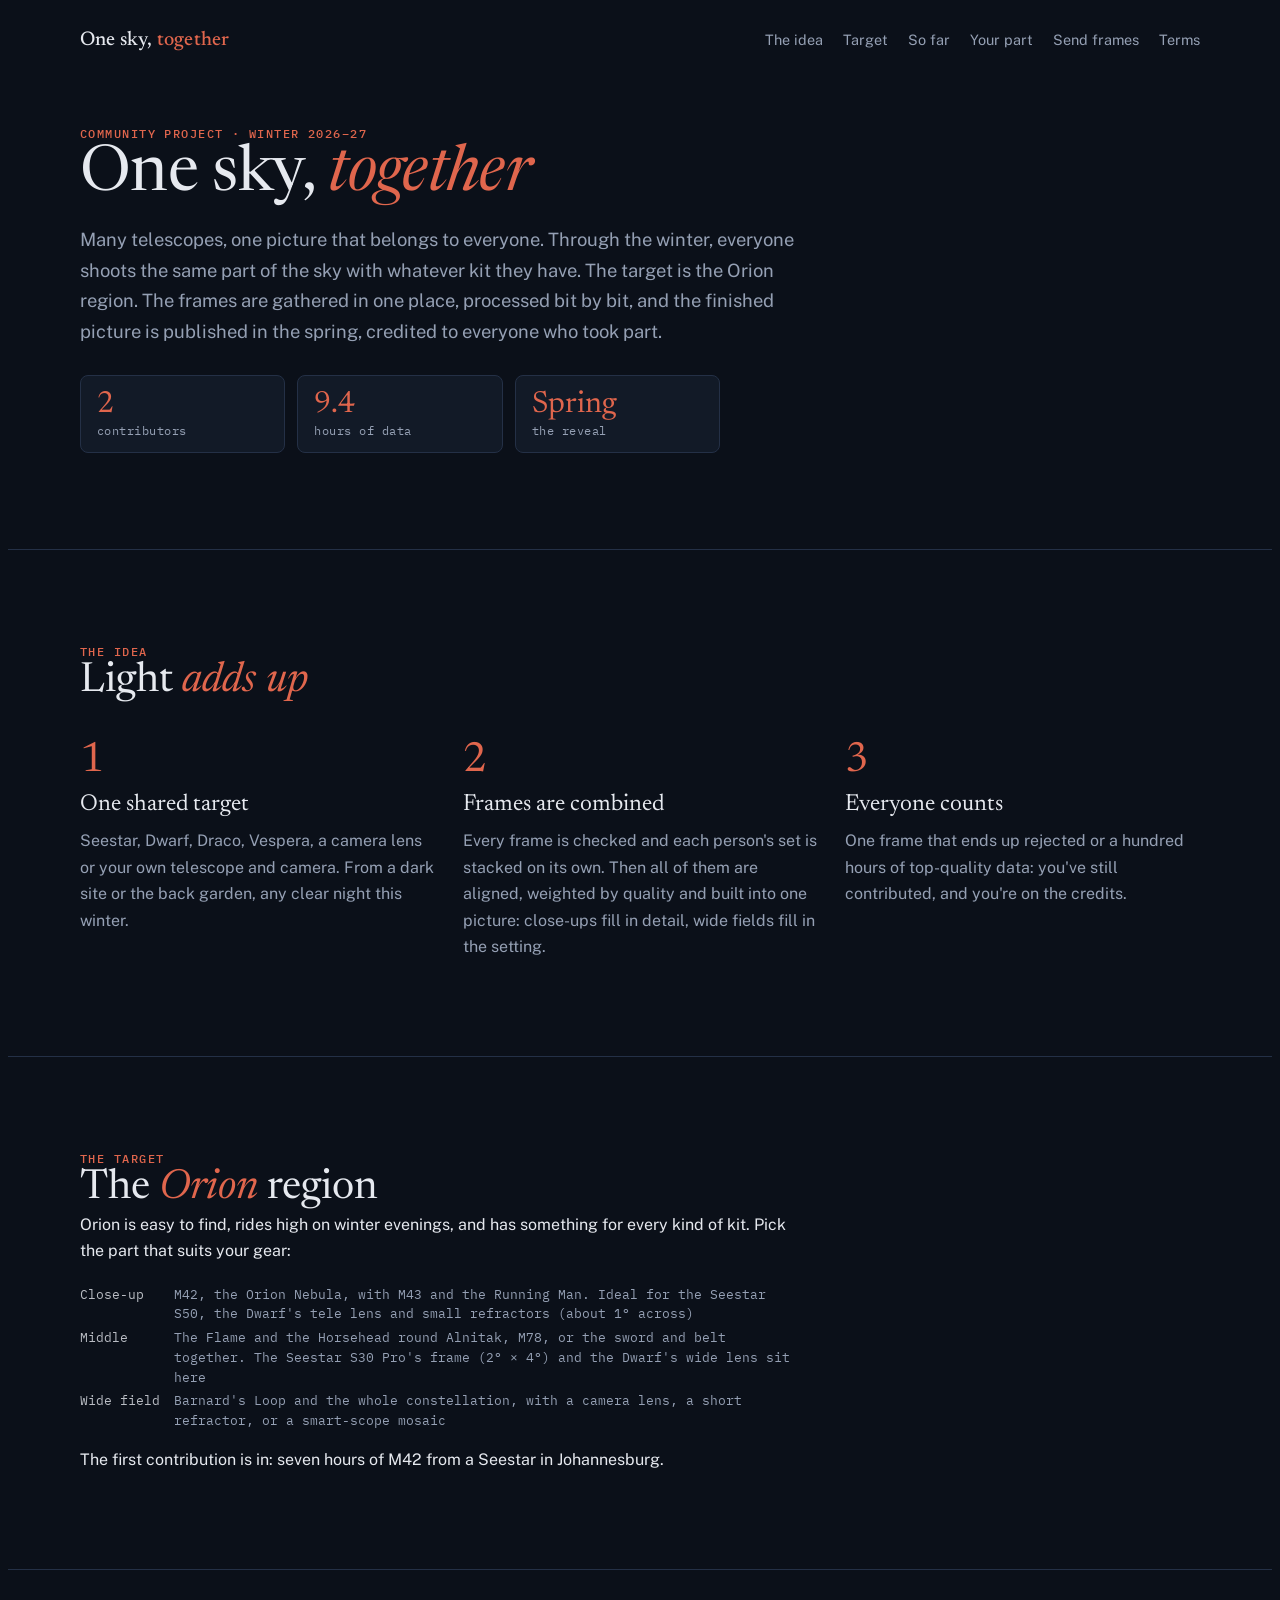
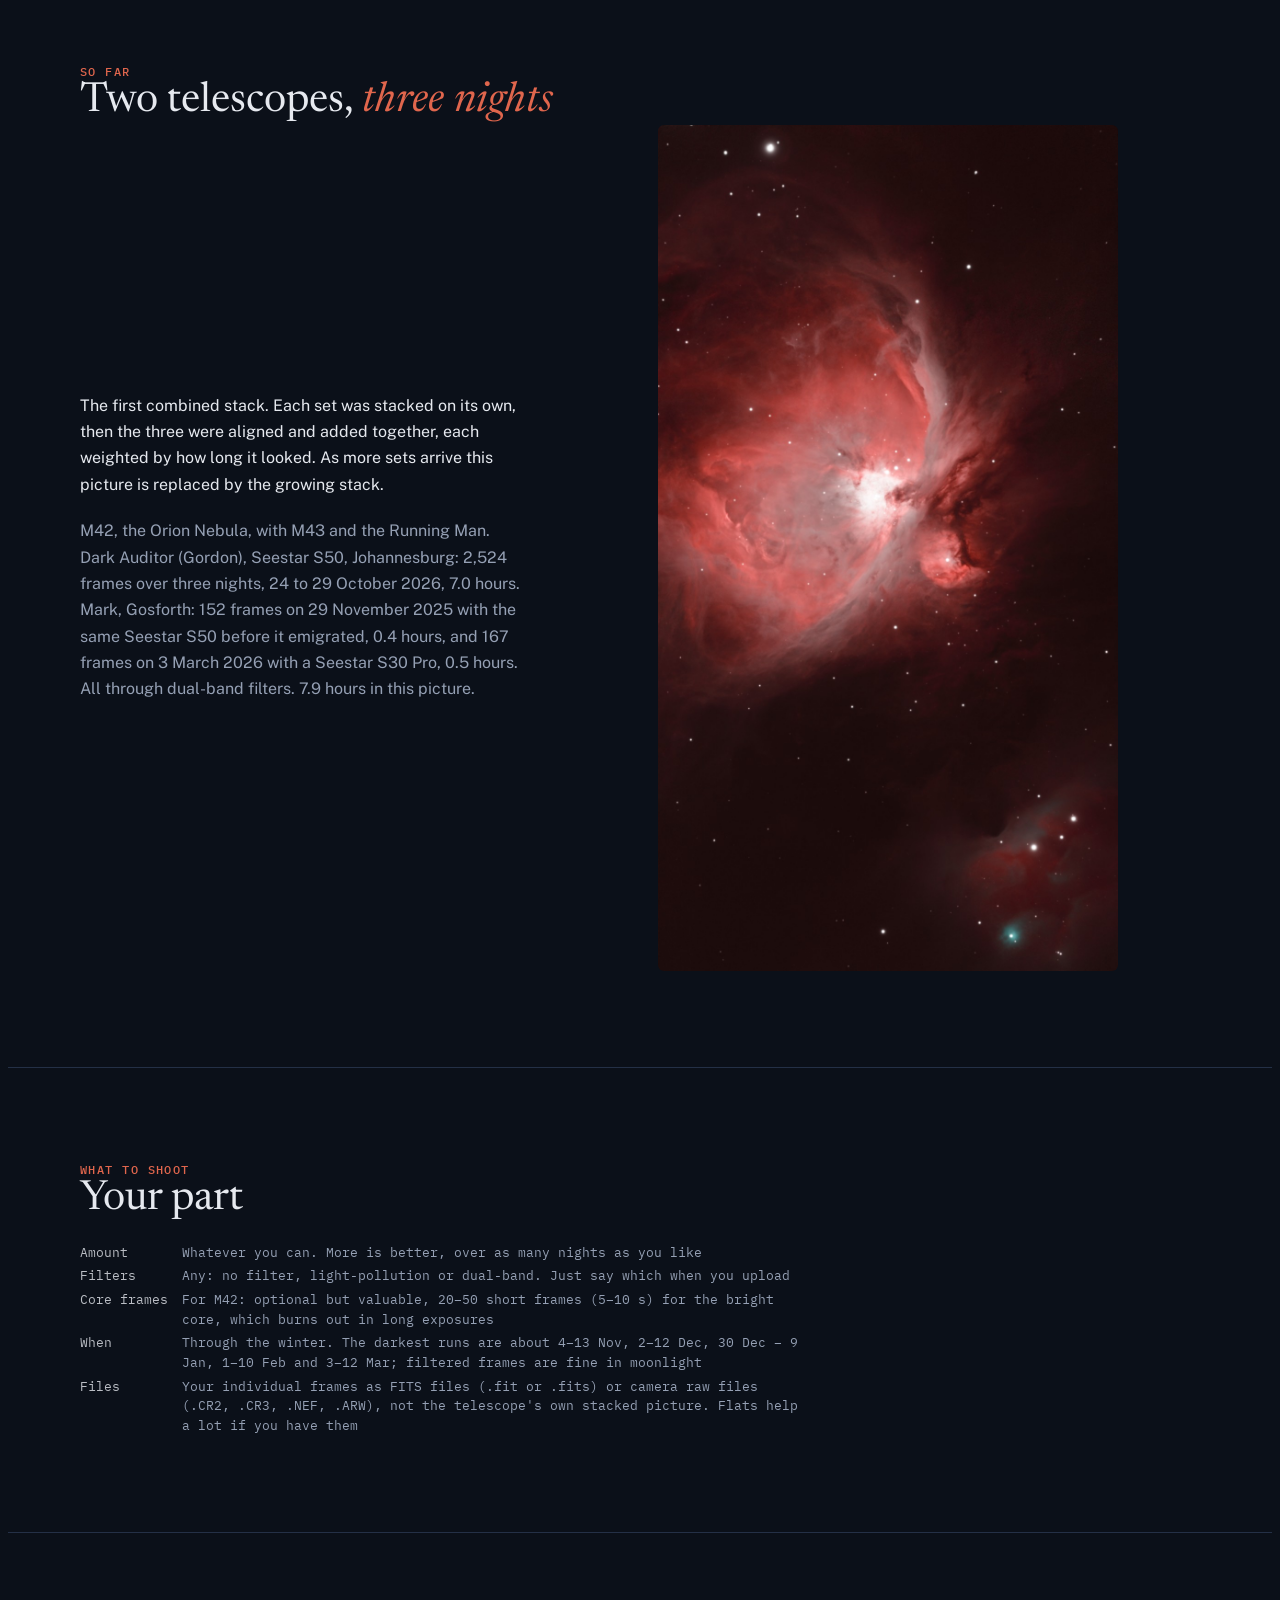
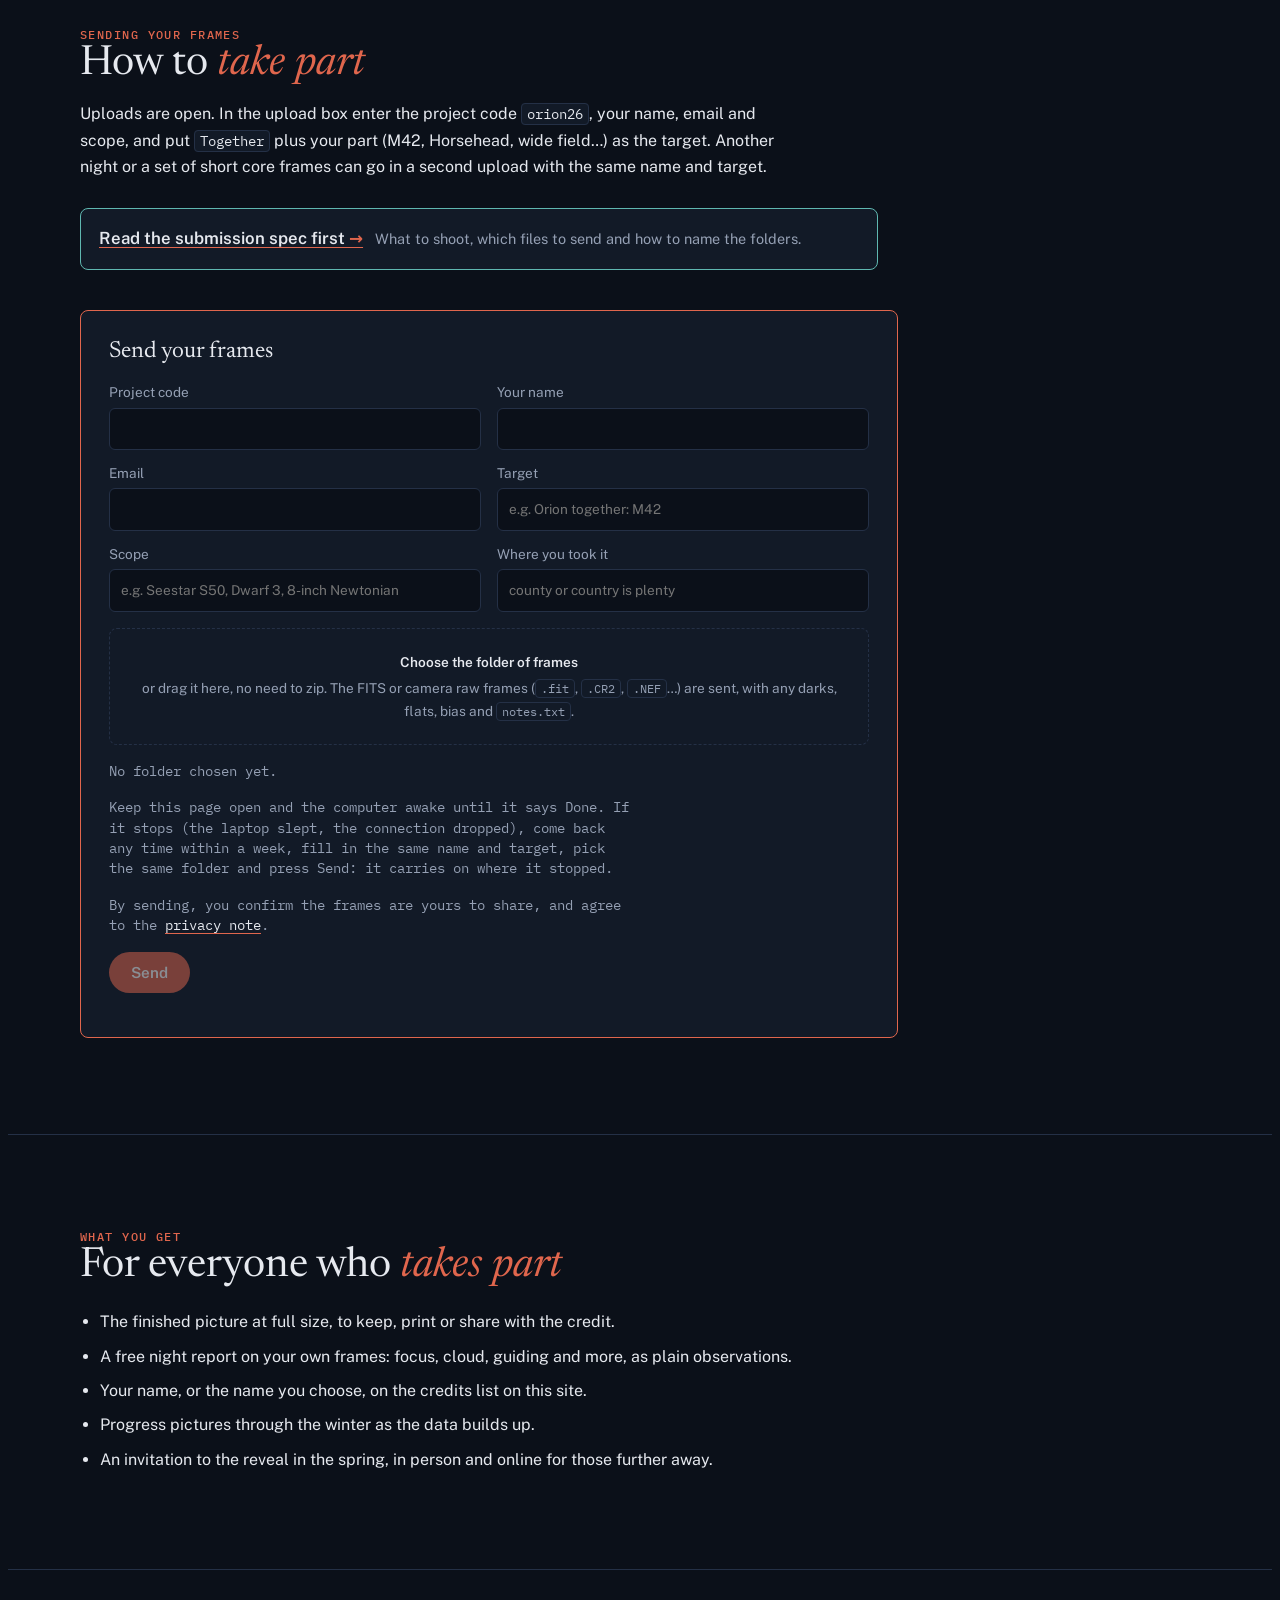
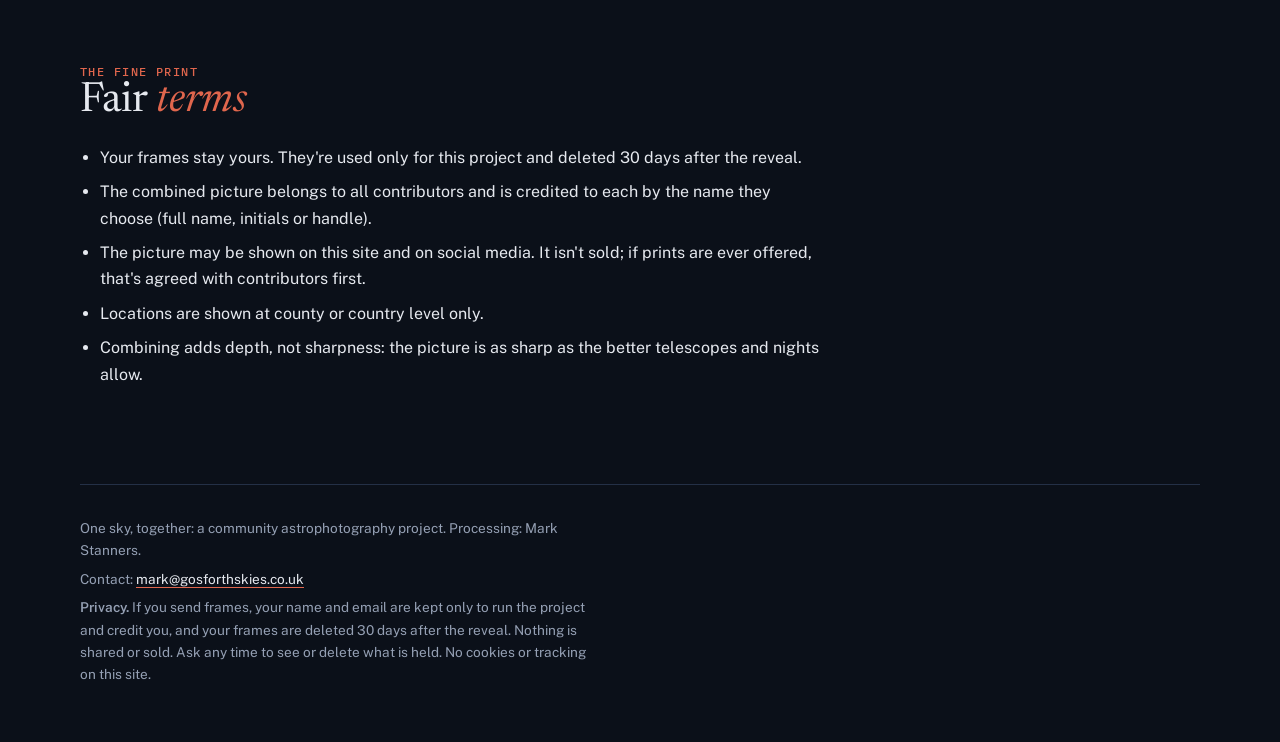
<file: index.html>
<!doctype html>
<html lang="en-GB">
<head>
<meta charset="utf-8">
<meta name="viewport" content="width=device-width, initial-scale=1">
<meta name="robots" content="noindex">
<title>One sky, together</title>
<meta name="description" content="A community astrophotography project: many telescopes, one picture, credited to everyone who took part.">
<link rel="stylesheet" href="fonts/fonts.css">
<style>
/* Layout: one long night-sky scroll; each picture is a before/after slider, captions read like an observing log. */
:root {
  --sky:      #0b1019;   /* page ground: dark sky at the zenith */
  --deep:     #121a27;   /* raised panels */
  --rule:     #243046;
  --ink:      #e6e9ef;   /* main text */
  --dim:      #95a0b4;   /* secondary text */
  --ha:       #e0664d;   /* hydrogen-alpha, 656.3 nm: the accent */
  --oiii:     #5fb7b0;   /* oxygen-III, 500.7 nm: used sparingly */
  --font-display: "Newsreader", "Iowan Old Style", Georgia, serif;
  --font-body:    "Public Sans", system-ui, -apple-system, "Segoe UI", sans-serif;
  --font-data:    "IBM Plex Mono", ui-monospace, "Cascadia Mono", Consolas, monospace;
  color-scheme: dark;
}
/* Always dark (31 Oct 2026, matching the 28 Oct decision for the Gosforth pages): the light-mode override was removed here too. */

body { background: var(--sky); color: var(--ink); font: 400 1rem/1.65 var(--font-body); }
.wrap { max-width: 1120px; margin: 0 auto; padding-left: max(16px, env(safe-area-inset-left, 0px)); padding-right: max(16px, env(safe-area-inset-right, 0px)); }
section { padding-block: clamp(48px, 8vw, 96px); border-top: 1px solid var(--rule); }
h1, h2, h3 { font-family: var(--font-display); font-weight: 400; text-wrap: balance; line-height: 1.12; margin: 0; }
h1 { font-size: clamp(2.3rem, 5.5vw, 4rem); letter-spacing: -0.01em; }
h1 em, h2 em { font-style: italic; color: var(--ha); }
h2 { font-size: clamp(1.8rem, 3.6vw, 2.6rem); }
h3 { font-size: 1.45rem; }
p { margin: 0; max-width: 65ch; }
.eyebrow { font: 500 0.75rem/1 var(--font-data); letter-spacing: 0.12em; text-transform: uppercase; color: var(--ha); }
.lede { font-size: 1.15rem; color: var(--dim); }
a { color: var(--ink); text-decoration-color: var(--ha); text-underline-offset: 3px; }
a:focus-visible, input:focus-visible, button:focus-visible { outline: 2px solid var(--oiii); outline-offset: 3px; }

/* header */
.top { padding-block: 20px; display: flex; justify-content: space-between; align-items: baseline; gap: 16px; flex-wrap: wrap; }
.brand { font: 500 1.25rem/1 var(--font-display); letter-spacing: 0.01em; }
.brand span { color: var(--ha); }
.nav { display: flex; gap: 20px; flex-wrap: wrap; font-size: 0.9rem; }
.nav a { color: var(--dim); text-decoration: none; }
.nav a:hover { color: var(--ink); }

/* hero */
.hero { display: grid; grid-template-columns: minmax(0, 5fr) minmax(0, 7fr); gap: clamp(24px, 4vw, 56px); align-items: center; padding-block: clamp(24px, 5vw, 64px) clamp(48px, 7vw, 88px); }
.hero > div:first-child { display: grid; gap: 20px; min-width: 0; }
.cta { display: inline-block; justify-self: start; padding: 12px 22px; border-radius: 999px; background: var(--ha); color: #fff; text-decoration: none; font-weight: 600; font-size: 0.95rem; }
@media (max-width: 820px) { .hero { grid-template-columns: minmax(0, 1fr); } }

/* before / after slider */
.ba { position: relative; overflow: hidden; border-radius: 6px; background: #000; max-width: 100%; touch-action: pan-y; user-select: none; }
.ba img { display: block; width: 100%; height: auto; }
.ba .after { position: absolute; inset: 0; clip-path: inset(0 0 0 var(--pos, 50%)); }
.ba .after img { width: 100%; height: 100%; object-fit: cover; }
.ba .handle { position: absolute; top: 0; bottom: 0; left: var(--pos, 50%); width: 2px; margin-left: -1px; background: rgba(255,255,255,0.85); pointer-events: none; }
.ba .handle::after { content: "\2194"; position: absolute; top: 50%; left: 50%; transform: translate(-50%, -50%); width: 40px; height: 40px; border-radius: 50%; background: rgba(11,16,25,0.75); border: 1px solid rgba(255,255,255,0.7); color: #fff; display: grid; place-items: center; font-size: 1.1rem; }
.ba input { position: absolute; inset: 0; width: 100%; height: 100%; margin: 0; opacity: 0; cursor: ew-resize; }
.ba .tag { position: absolute; top: 10px; padding: 3px 9px; border-radius: 4px; background: rgba(11,16,25,0.72); color: #e6e9ef; font: 500 0.7rem/1.4 var(--font-data); letter-spacing: 0.08em; text-transform: uppercase; pointer-events: none; }
.ba .tag.l { left: 10px; } .ba .tag.r { right: 10px; }

/* gallery */
.pairs { display: grid; gap: clamp(48px, 7vw, 80px); margin-top: 40px; }
.pair { display: grid; grid-template-columns: minmax(0, 7fr) minmax(0, 4fr); gap: clamp(20px, 3vw, 40px); align-items: start; }
.pair.flip { grid-template-columns: minmax(0, 4fr) minmax(0, 7fr); }
.pair.flip .ba, .pair.flip figure { order: 2; }
.pair .text { display: grid; gap: 14px; min-width: 0; }
@media (max-width: 820px) { .pair, .pair.flip { grid-template-columns: minmax(0, 1fr); } .pair.flip .ba, .pair.flip figure { order: 0; } }
.log { display: grid; grid-template-columns: max-content minmax(0, 1fr); gap: 4px 14px; margin: 4px 0 0; font: 400 0.82rem/1.5 var(--font-data); color: var(--dim); font-variant-numeric: tabular-nums; }
.log dt { color: var(--ink); opacity: 0.8; }
.log dd { margin: 0; }
.credit { font: 400 0.78rem/1.4 var(--font-data); color: var(--oiii); }
.more { margin-top: clamp(36px, 5vw, 56px); font-weight: 600; }
.more a::after { content: " \2192"; color: var(--ha); }
/* customer work page (customers.html, built by tools/build_clients.py) */
a.brand { color: var(--ink); text-decoration: none; }
.nav a[aria-current="page"] { color: var(--ink); }
.quote { margin: 4px 0 0; padding-left: 14px; border-left: 2px solid var(--ha); display: grid; gap: 4px; }
.quote p { font: italic 400 1.05rem/1.5 var(--font-display); }
.quote cite { font: 400 0.78rem/1.4 var(--font-data); color: var(--dim); font-style: normal; }
.quote cite::before { content: "\2014\00a0"; }

.grid3 { display: grid; grid-template-columns: repeat(3, minmax(0, 1fr)); gap: 20px; margin-top: 36px; }
@media (max-width: 820px) { .grid3 { grid-template-columns: minmax(0, 1fr); } }
figure { margin: 0; display: grid; gap: 10px; min-width: 0; }
figure img { width: 100%; height: auto; border-radius: 6px; display: block; }
figcaption { display: grid; gap: 3px; font-size: 0.92rem; }
figcaption b { font-weight: 600; }
figcaption span { color: var(--dim); font-size: 0.85rem; }

/* prints: cards generated from data/print_sizes.csv by tools/build_prints.py; every picture sits in the same 3:2 frame */
.prints { display: grid; grid-template-columns: repeat(3, minmax(0, 1fr)); gap: 32px 24px; margin-top: 24px; align-items: start; }
@media (max-width: 900px) { .prints { grid-template-columns: repeat(2, minmax(0, 1fr)); } }
@media (max-width: 560px) { .prints { grid-template-columns: minmax(0, 1fr); } }
.print img, .print .noimg { width: 100%; aspect-ratio: 3 / 2; object-fit: contain; background: #05080d; border-radius: 6px; }
.print .noimg { display: grid; place-items: center; color: var(--dim); font: 400 0.8rem var(--font-data); border: 1px dashed var(--rule); background: var(--deep); }
.sizes { font: 500 0.78rem/1.4 var(--font-data) !important; letter-spacing: 0.06em; color: var(--ha) !important; }
.onreq { font: 400 0.75rem/1.4 var(--font-data) !important; color: var(--dim) !important; }
/* colour-version buttons under a print that comes in two palettes */
.vers { display: flex; gap: 6px; flex-wrap: wrap; margin-top: -2px; }
.vers button { font: 500 0.72rem/1 var(--font-data); letter-spacing: 0.04em; padding: 7px 11px; border-radius: 999px; border: 1px solid var(--rule); background: var(--deep); color: var(--dim); cursor: pointer; }
.vers button[aria-pressed="true"] { border-color: var(--ha); color: var(--ink); }
.vers button:hover { color: var(--ink); }
.media { margin-top: 36px; display: grid; gap: 8px; max-width: 760px; }
.media .note { margin-top: 0; }

/* how it works: a real sequence */
.steps { display: grid; grid-template-columns: repeat(3, minmax(0, 1fr)); gap: 28px; margin-top: 36px; counter-reset: step; }
@media (max-width: 820px) { .steps { grid-template-columns: minmax(0, 1fr); } }
.step { display: grid; gap: 10px; align-content: start; min-width: 0; }
.step::before { counter-increment: step; content: counter(step); font: 400 2.6rem/1 var(--font-display); color: var(--ha); }
.step p { color: var(--dim); }
/* send your frames: the upload box (talks to the gosforth-upload Worker at upload.gosforthskies.co.uk) */
.send { margin-top: 40px; background: var(--deep); border: 1px solid var(--ha); border-radius: 8px; padding: clamp(18px, 3vw, 28px); display: grid; gap: 16px; max-width: 760px; }
.send .fields { display: grid; grid-template-columns: repeat(2, minmax(0, 1fr)); gap: 12px 16px; }
@media (max-width: 560px) { .send .fields { grid-template-columns: minmax(0, 1fr); } }
.send label { display: grid; gap: 4px; font-size: 0.85rem; color: var(--dim); min-width: 0; }
.send input[type=text], .send input[type=email] { font: inherit; color: var(--ink); background: var(--sky); border: 1px solid var(--rule); border-radius: 6px; padding: 9px 11px; min-width: 0; }
.drop { border: 1px dashed var(--rule); border-radius: 8px; padding: 22px 16px; text-align: center; color: var(--dim); cursor: pointer; display: grid; gap: 6px; }
.drop.over { border-color: var(--oiii); color: var(--ink); }
.drop b { color: var(--ink); font-weight: 600; }
.send button { justify-self: start; padding: 12px 22px; border: 0; border-radius: 999px; background: var(--ha); color: #fff; font: 600 0.95rem var(--font-body); cursor: pointer; }
.send button:disabled { opacity: 0.5; cursor: default; }
.bar { height: 8px; border-radius: 4px; background: var(--sky); border: 1px solid var(--rule); overflow: hidden; }
.bar i { display: block; height: 100%; width: 0; background: var(--oiii); transition: width 0.3s; }
.sendmsg { font: 400 0.85rem/1.5 var(--font-data); color: var(--dim); }
.sendmsg.err { color: var(--ha); }
.send .trap { position: absolute; left: -9999px; width: 1px; height: 1px; overflow: hidden; }   /* honeypot: people never see it */
code { font: 400 0.88em var(--font-data); background: var(--deep); border: 1px solid var(--rule); border-radius: 4px; padding: 1px 5px; overflow-wrap: anywhere; }

footer { border-top: 1px solid var(--rule); padding-block: 32px 48px; color: var(--dim); font-size: 0.85rem; display: grid; gap: 6px; }
@media (prefers-reduced-motion: reduce) { html { scroll-behavior: auto; } }
html { scroll-behavior: smooth; }

.tally { display: grid; grid-template-columns: repeat(3, minmax(0, 1fr)); gap: 12px; margin-top: 28px; max-width: 640px; }
.tally div { background: var(--deep); border: 1px solid var(--rule); border-radius: 8px; padding: 14px 16px; display: grid; gap: 2px; }
.tally b { font: 400 1.9rem/1 var(--font-display); color: var(--ha); font-variant-numeric: tabular-nums; }
.tally span { font: 400 0.78rem var(--font-data); color: var(--dim); letter-spacing: 0.04em; }
@media (max-width: 480px) { .tally { gap: 8px; } .tally div { padding: 10px; } .tally b { font-size: 1.35rem; white-space: nowrap; } .tally span { font-size: 0.68rem; } }
ul.plain { margin: 20px 0 0; padding-left: 20px; display: grid; gap: 8px; max-width: 720px; color: var(--ink); }
.note { margin-top: 18px; font-size: 0.88rem; color: var(--dim); }

/* submission spec page (spec.html, built from spec_body.html) */
.doc > * + * { margin-top: 16px; }
.doc > h2 { margin-top: 10px; }
.doc > h3 { margin-top: 32px; }
.mono { font-family: var(--font-data); font-size: 0.9em; }
.tbl { margin-top: 24px; overflow-x: auto; max-width: 880px; border: 1px solid var(--rule); border-radius: 8px; background: var(--deep); }
.tbl table { width: 100%; border-collapse: collapse; font-size: 0.93rem; line-height: 1.5; }
.tbl th, .tbl td { text-align: left; vertical-align: top; padding: 11px 14px; border-top: 1px solid var(--rule); }
.tbl thead th { border-top: 0; font: 500 0.72rem/1.3 var(--font-data); letter-spacing: 0.1em; text-transform: uppercase; color: var(--ha); background: var(--sky); }
.tbl tbody th { font-weight: 600; white-space: nowrap; color: var(--ink); }
.tbl td { color: var(--ink); }
.tbl table.split td { width: 50%; }
.tbl table.split td + td { color: var(--dim); }
.tbl table.wide { min-width: 640px; }
.tbl table.wide tbody th { white-space: normal; width: 22%; }
@media (max-width: 560px) { .tbl tbody th { white-space: normal; } .tbl th, .tbl td { padding: 9px 10px; } }
ol.plain { margin: 20px 0 0; padding-left: 22px; display: grid; gap: 8px; max-width: 720px; }
.pattern code { font-size: 1rem; padding: 6px 10px; }
.uplink { padding: 14px 16px; border: 1px solid var(--ha); border-radius: 8px; background: var(--deep); max-width: 720px; }
.faq { margin: 20px 0 0; display: grid; gap: 6px; max-width: 720px; }
.faq dt { font-weight: 600; margin-top: 12px; }
.faq dd { margin: 0; color: var(--dim); }
/* "read the spec first" link above the upload box */
.specfirst { display: flex; align-items: center; gap: 12px; flex-wrap: wrap; margin-top: 28px; max-width: 760px; padding: 16px 18px; border-radius: 8px; background: var(--deep); border: 1px solid var(--oiii); }
.specfirst a { font-weight: 600; font-size: 1.05rem; }
.specfirst a::after { content: " \2192"; color: var(--ha); }
.specfirst span { color: var(--dim); font-size: 0.9rem; }
</style>
</head>
<body>
<div class="wrap">
  <header class="top">
    <a class="brand" href="#top">One sky, <span>together</span></a>
    <nav class="nav" aria-label="Sections">
      <a href="#idea">The idea</a><a href="#target">Target</a><a href="#sofar">So far</a><a href="#shoot">Your part</a><a href="#send-frames">Send frames</a><a href="#terms">Terms</a>
    </nav>
  </header>
</div>

<section id="top" style="border-top:0; padding-top:clamp(24px, 5vw, 56px)">
  <div class="wrap">
    <p class="eyebrow">Community project · winter 2026–27</p>
    <h1>One sky, <em>together</em></h1>
    <p class="lede" style="margin-top:14px">Many telescopes, one picture that belongs to everyone. Through the winter, everyone shoots the same part of the sky with whatever kit they have. The target is the Orion region. The frames are gathered in one place, processed bit by bit, and the finished picture is published in the spring, credited to everyone who took part.</p>
    <div class="tally" aria-label="Progress so far">
      <div><b>2</b><span>contributors</span></div>
      <div><b>9.4</b><span>hours of data</span></div>
      <div><b>Spring</b><span>the reveal</span></div>
    </div>
  </div>
</section>

<section id="idea">
  <div class="wrap">
    <p class="eyebrow">The idea</p>
    <h2>Light <em>adds up</em></h2>
    <div class="steps">
      <div class="step">
        <h3>One shared target</h3>
        <p>Seestar, Dwarf, Draco, Vespera, a camera lens or your own telescope and camera. From a dark site or the back garden, any clear night this winter.</p>
      </div>
      <div class="step">
        <h3>Frames are combined</h3>
        <p>Every frame is checked and each person's set is stacked on its own. Then all of them are aligned, weighted by quality and built into one picture: close-ups fill in detail, wide fields fill in the setting.</p>
      </div>
      <div class="step">
        <h3>Everyone counts</h3>
        <p>One frame that ends up rejected or a hundred hours of top-quality data: you've still contributed, and you're on the credits.</p>
      </div>
    </div>
  </div>
</section>

<section id="target">
  <div class="wrap">
    <p class="eyebrow">The target</p>
    <h2>The <em>Orion</em> region</h2>
    <p style="max-width:720px">Orion is easy to find, rides high on winter evenings, and has something for every kind of kit. Pick the part that suits your gear:</p>
    <dl class="log" style="max-width:720px; margin-top:20px">
      <dt>Close-up</dt><dd>M42, the Orion Nebula, with M43 and the Running Man. Ideal for the Seestar S50, the Dwarf's tele lens and small refractors (about 1° across)</dd>
      <dt>Middle</dt><dd>The Flame and the Horsehead round Alnitak, M78, or the sword and belt together. The Seestar S30 Pro's frame (2° × 4°) and the Dwarf's wide lens sit here</dd>
      <dt>Wide field</dt><dd>Barnard's Loop and the whole constellation, with a camera lens, a short refractor, or a smart-scope mosaic</dd>
    </dl>
    <p style="max-width:720px; margin-top:16px">The first contribution is in: seven hours of M42 from a Seestar in Johannesburg.</p>
  </div>
</section>

<section id="sofar">
  <div class="wrap">
    <p class="eyebrow">So far</p>
    <h2>Two telescopes, <em>three nights</em></h2>
    <div class="hero" style="padding-block:0">
      <div>
        <p style="max-width:520px">The first combined stack. Each set was stacked on its own, then the three were aligned and added together, each weighted by how long it looked. As more sets arrive this picture is replaced by the growing stack.</p>
        <p style="max-width:520px; color:var(--dim)">M42, the Orion Nebula, with M43 and the Running Man. Dark Auditor (Gordon), Seestar S50, Johannesburg: 2,524 frames over three nights, 24 to 29 October 2026, 7.0 hours. Mark, Gosforth: 152 frames on 29 November 2025 with the same Seestar S50 before it emigrated, 0.4 hours, and 167 frames on 3 March 2026 with a Seestar S30 Pro, 0.5 hours. All through dual-band filters. 7.9 hours in this picture.</p>
      </div>
      <figure style="max-width:460px; justify-self:center">
        <img src="img/sofar_m42_together.jpg" alt="The Orion Nebula, M42, in red and teal from dual-band filters: the bright core, the Running Man nebula below it and a field of stars, combined from two telescopes" width="1000" height="1840" loading="lazy">
      </figure>
    </div>
  </div>
</section>

<section id="shoot">
  <div class="wrap">
    <p class="eyebrow">What to shoot</p>
    <h2>Your part</h2>
    <dl class="log" style="max-width:720px; margin-top:20px">
      <dt>Amount</dt><dd>Whatever you can. More is better, over as many nights as you like</dd>
      <dt>Filters</dt><dd>Any: no filter, light-pollution or dual-band. Just say which when you upload</dd>
      <dt>Core frames</dt><dd>For M42: optional but valuable, 20–50 short frames (5–10 s) for the bright core, which burns out in long exposures</dd>
      <dt>When</dt><dd>Through the winter. The darkest runs are about 4–13 Nov, 2–12 Dec, 30 Dec – 9 Jan, 1–10 Feb and 3–12 Mar; filtered frames are fine in moonlight</dd>
      <dt>Files</dt><dd>Your individual frames as FITS files (.fit or .fits) or camera raw files (.CR2, .CR3, .NEF, .ARW), not the telescope's own stacked picture. Flats help a lot if you have them</dd>
    </dl>
  </div>
</section>

<section id="send-frames">
  <div class="wrap">
    <p class="eyebrow">Sending your frames</p>
    <h2>How to <em>take part</em></h2>
    <p style="max-width:720px; margin-top:14px">Uploads are open. In the upload box enter the project code <code>orion26</code>, your name, email and scope, and put <code>Together</code> plus your part (M42, Horsehead, wide field…) as the target. Another night or a set of short core frames can go in a second upload with the same name and target.</p>
    <p class="specfirst"><a href="spec">Read the submission spec first</a><span>What to shoot, which files to send and how to name the folders.</span></p>
    <form class="send" id="send" novalidate>
      <h3 id="upload">Send your frames</h3>
      <div class="fields">
        <label>Project code<input type="text" name="code" autocomplete="off" required></label>
        <label>Your name<input type="text" name="name" autocomplete="name" required></label>
        <label>Email<input type="email" name="email" autocomplete="email" required></label>
        <label>Target<input type="text" name="target" placeholder="e.g. Orion together: M42" required></label>
        <label>Scope<input type="text" name="scope" placeholder="e.g. Seestar S50, Dwarf 3, 8-inch Newtonian"></label>
        <label>Where you took it<input type="text" name="location" placeholder="county or country is plenty"></label>
      </div>
      <label class="drop" id="drop">
        <b>Choose the folder of frames</b>
        <span>or drag it here, no need to zip. The FITS or camera raw frames (<code>.fit</code>, <code>.CR2</code>, <code>.NEF</code>…) are sent, with any darks, flats, bias and <code>notes.txt</code>.</span>
        <input type="file" id="folder" webkitdirectory multiple hidden>
      </label>
      <p class="sendmsg" id="picked">No folder chosen yet.</p>
      <p class="sendmsg">Keep this page open and the computer awake until it says Done. If it stops (the laptop slept, the connection dropped), come back any time within a week, fill in the same name and target, pick the same folder and press Send: it carries on where it stopped.</p>
      <p class="sendmsg">By sending, you confirm the frames are yours to share, and agree to the <a href="#privacy">privacy note</a>.</p>
      <button type="submit" id="go" disabled>Send</button>
      <div class="bar" hidden><i></i></div>
      <p class="sendmsg" id="status" aria-live="polite"></p>
    </form>
  </div>
</section>

<section>
  <div class="wrap">
    <p class="eyebrow">What you get</p>
    <h2>For everyone who <em>takes part</em></h2>
    <ul class="plain">
      <li>The finished picture at full size, to keep, print or share with the credit.</li>
      <li>A free night report on your own frames: focus, cloud, guiding and more, as plain observations.</li>
      <li>Your name, or the name you choose, on the credits list on this site.</li>
      <li>Progress pictures through the winter as the data builds up.</li>
      <li>An invitation to the reveal in the spring, in person and online for those further away.</li>
    </ul>
  </div>
</section>

<section id="terms">
  <div class="wrap">
    <p class="eyebrow">The fine print</p>
    <h2>Fair <em>terms</em></h2>
    <ul class="plain">
      <li>Your frames stay yours. They're used only for this project and deleted 30 days after the reveal.</li>
      <li>The combined picture belongs to all contributors and is credited to each by the name they choose (full name, initials or handle).</li>
      <li>The picture may be shown on this site and on social media. It isn't sold; if prints are ever offered, that's agreed with contributors first.</li>
      <li>Locations are shown at county or country level only.</li>
      <li>Combining adds depth, not sharpness: the picture is as sharp as the better telescopes and nights allow.</li>
    </ul>
  </div>
</section>

<div class="wrap">
  <footer>
    <p>One sky, together: a community astrophotography project. Processing: Mark Stanners.</p>
    <p>Contact: <a href="mailto:mark@gosforthskies.co.uk">mark@gosforthskies.co.uk</a></p>
    <p id="privacy"><b>Privacy.</b> If you send frames, your name and email are kept only to run the project and credit you, and your frames are deleted 30 days after the reveal. Nothing is shared or sold. Ask any time to see or delete what is held. No cookies or tracking on this site.</p>
  </footer>
</div>

<script>
// Upload box: filters the chosen folder down to the light frames, sends them four at a time to the upload Worker,
// retries failures, and skips files already sent if the same person sends the same target again the same day.
(() => {
  // files up to SMALL go in one request; bigger ones (61 MP cameras, about 120 MB a frame) go in PART-sized pieces
  const API = 'https://upload.gosforthskies.co.uk', MAX = 2e9, SMALL = 90e6, PART = 50 * 1024 * 1024, form = document.getElementById('send');
  const drop = document.getElementById('drop'), pick = document.getElementById('folder'), go = document.getElementById('go');
  const picked = document.getElementById('picked'), status = document.getElementById('status');
  const bar = form.querySelector('.bar'), fill = bar.firstElementChild;
  let files = [];
  const gb = (n) => (n / 1e9).toFixed(2) + ' GB';
  const say = (t, err) => { status.textContent = t; status.classList.toggle('err', !!err); };
  function choose(list) {
    // FITS frames, DSLR / mirrorless raw files, and small text notes (the spec asks for a notes.txt per session)
    const fits = list.filter((f) => /\.(fit|fits|fts|xisf|cr2|cr3|nef|arw)$/i.test(f.name));
    const notes = list.filter((f) => /\.txt$/i.test(f.name) && f.size <= 1e6);
    // named frames (Seestar, NINA, ASIAIR...): send the lights and their calibration frames, skip anything else
    // (on a Seestar that skips the app's stacked result); a folder of unnamed frames goes as it is
    const named = fits.filter((f) => /^(light|dark|flat|bias|offset|darkflat|flatdark)/i.test(f.name));
    const frames = fits.some((f) => /^light/i.test(f.name)) ? named : fits;
    files = frames.length ? [...frames, ...notes] : [];
    // frames are stored by name, so two files with the same name in different subfolders (NINA's per-filter flats:
    // Flats/Ha/Flat_0001.fits and Flats/OIII/Flat_0001.fits) would overwrite each other: those get their subfolders
    // added to the name. Unique names go as they are, so a restarted upload still recognises what already arrived.
    const count = {};
    files.forEach((f) => { count[f.name] = (count[f.name] || 0) + 1; });
    files.forEach((f) => {
      const parts = (f.rel || f.webkitRelativePath || f.name).split('/').filter(Boolean);
      f.sendName = count[f.name] > 1 && parts.length > 2 ? parts.slice(1, -1).join('_') + '_' + f.name : f.name;
    });
    const big = files.filter((f) => f.size > MAX);
    files = files.filter((f) => f.size <= MAX);
    const total = files.reduce((t, f) => t + f.size, 0);
    const nNotes = files.filter((f) => /\.txt$/i.test(f.name)).length, nFrames = files.length - nNotes;
    picked.textContent = files.length ? `${nFrames} frames` + (nNotes ? ` + ${nNotes} notes file${nNotes > 1 ? 's' : ''}` : '') + `, ${gb(total)}` + (big.length ? ` (${big.length} over 2 GB, skipped: email the project about those)` : '')
                       : big.length ? 'These frames are over 2 GB each, too big for the upload box. Email the project and another way will be sorted.'
                                    : 'No frames found in that folder (FITS or camera raw: .fit, .fits, .CR2, .CR3, .NEF, .ARW). A zip won\'t work: choose the folder itself.';
    go.disabled = !files.length;
  }
  pick.addEventListener('change', () => choose([...pick.files]));
  async function walk(entry, out) {
    if (entry.isFile) { const f = await new Promise((ok, no) => entry.file(ok, no)); f.rel = entry.fullPath; out.push(f); }
    else if (entry.isDirectory) {
      const reader = entry.createReader();
      for (let batch; (batch = await new Promise((ok, no) => reader.readEntries(ok, no))).length; )
        for (const e of batch) await walk(e, out);
    }
  }
  ['dragenter', 'dragover'].forEach((t) => drop.addEventListener(t, (e) => { e.preventDefault(); drop.classList.add('over'); }));
  ['dragleave', 'drop'].forEach((t) => drop.addEventListener(t, () => drop.classList.remove('over')));
  drop.addEventListener('drop', async (e) => {
    e.preventDefault();
    const out = [];
    for (const it of [...e.dataTransfer.items]) { const en = it.webkitGetAsEntry && it.webkitGetAsEntry(); if (en) await walk(en, out); }
    choose(out);
  });
  form.addEventListener('submit', async (e) => {
    e.preventDefault();
    const d = Object.fromEntries(new FormData(form));
    if (!d.code || !d.name || !d.email || !d.target) return say('Please fill in the invite code, your name, email and target.', true);
    const H = { 'X-Invite': d.code.trim() };
    go.disabled = true; bar.hidden = false; fill.style.width = '0';
    // while sending: ask the browser to keep the screen (and so the computer) awake, and warn before the page is closed
    let lock = null;
    try { lock = await navigator.wakeLock?.request('screen'); } catch (err) { /* not offered: carry on without it */ }
    const leaving = (ev) => { ev.preventDefault(); ev.returnValue = ''; };
    window.addEventListener('beforeunload', leaving);
    const settle = () => { window.removeEventListener('beforeunload', leaving); lock?.release().catch(() => {}); };
    try {
      const call = async (path, opts = {}) => {
        const r = await fetch(API + path, { ...opts, headers: { ...H, ...(opts.headers || {}) } });
        const j = await r.json().catch(() => ({}));
        if (!r.ok) throw new Error(j.error || `Upload service error ${r.status}`);
        return j;
      };
      say('Starting…');
      const { set } = await call('/start', { method: 'POST', headers: { 'Content-Type': 'application/json' },
        body: JSON.stringify({ ...d, code: undefined, files: files.map((f) => ({ name: f.sendName, size: f.size })) }) });
      const have = new Set((await call(`/have?set=${set}`)).names);
      const todo = files.filter((f) => !have.has(f.sendName.replace(/[^\w .()+-]/g, '')));
      const total = files.reduce((t, f) => t + f.size, 0);
      let sent = total - todo.reduce((t, f) => t + f.size, 0), failed = 0, next = 0;
      const show = () => { fill.style.width = (100 * sent / total).toFixed(1) + '%'; say(`Sending… ${gb(sent)} of ${gb(total)}`); };
      show();
      const retry = async (fn) => {
        for (let tryNo = 1; ; tryNo++) {
          try { return await fn(); }
          catch (err) { if (tryNo === 3) throw err; await new Promise((ok) => setTimeout(ok, 2000 * tryNo)); }
        }
      };
      async function sendBig(f) {                     // in parts; each part retried on its own
        const q = `set=${set}&name=${encodeURIComponent(f.sendName)}`;
        const { uploadId } = await retry(() => call(`/mpu/start?${q}`, { method: 'POST' }));
        const parts = [];
        for (let n = 1, at = 0; at < f.size; n++, at += PART) {
          const piece = f.slice(at, Math.min(at + PART, f.size));
          parts.push(await retry(() => call(`/mpu/part?${q}&uploadId=${encodeURIComponent(uploadId)}&n=${n}`, { method: 'PUT', body: piece })));
          sent += piece.size; show();
        }
        await retry(() => call(`/mpu/done?${q}&uploadId=${encodeURIComponent(uploadId)}`, { method: 'POST',
          headers: { 'Content-Type': 'application/json' }, body: JSON.stringify({ parts }) }));
      }
      async function worker() {
        while (next < todo.length) {
          const f = todo[next++], before = sent;
          try {
            if (f.size > SMALL) await sendBig(f);
            else { await retry(() => call(`/put?set=${set}&name=${encodeURIComponent(f.sendName)}`, { method: 'PUT', body: f })); sent += f.size; show(); }
          } catch (err) { failed++; sent = before; show(); }
        }
      }
      await Promise.all([worker(), worker(), worker(), worker()]);
      if (failed) throw new Error(`${failed} frames didn't go. Press Send again and it will carry on where it stopped.`);
      await call(`/finish?set=${set}`, { method: 'POST' });
      fill.style.width = '100%';
      say(`Done: ${files.length} frames received. the project has them and will be in touch.`);
      settle();
    } catch (err) { say(err.message, true); go.disabled = false; settle(); }
  });
})();
</script>
</body>
</html>
</file>
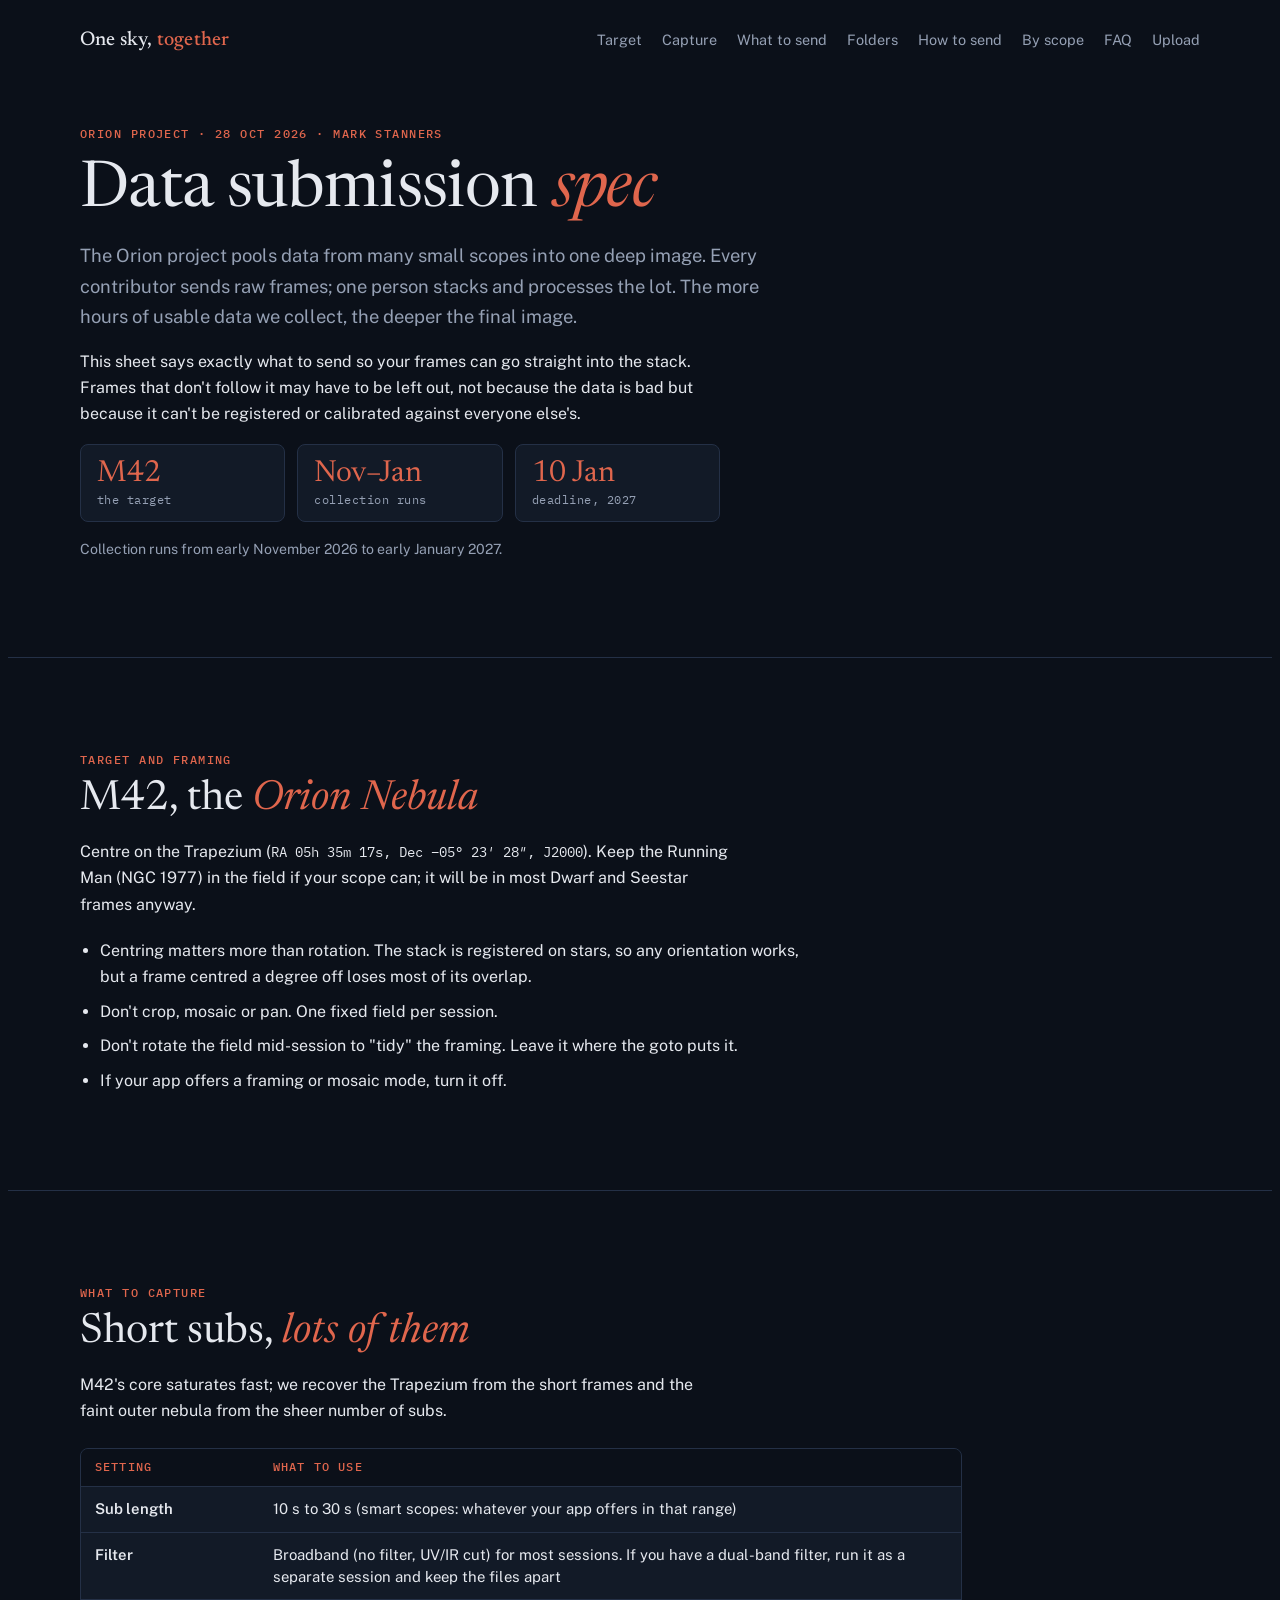
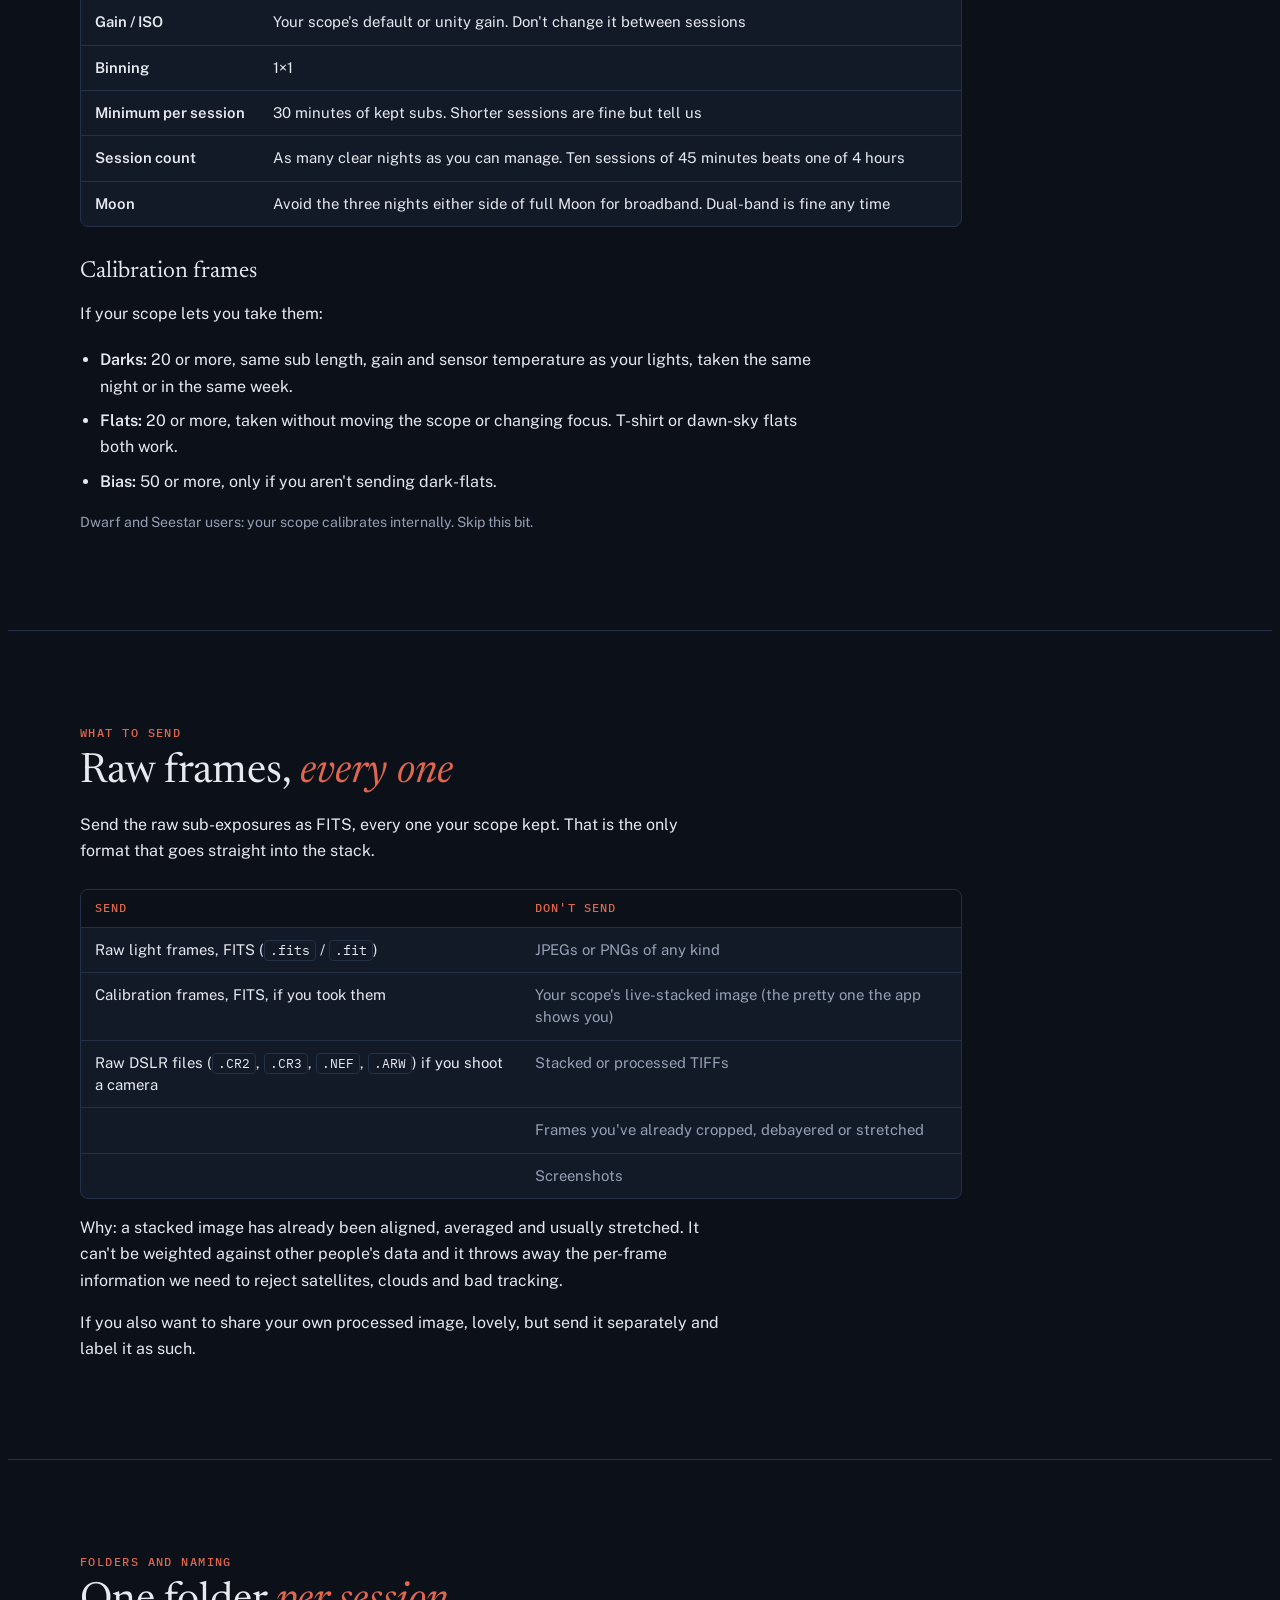
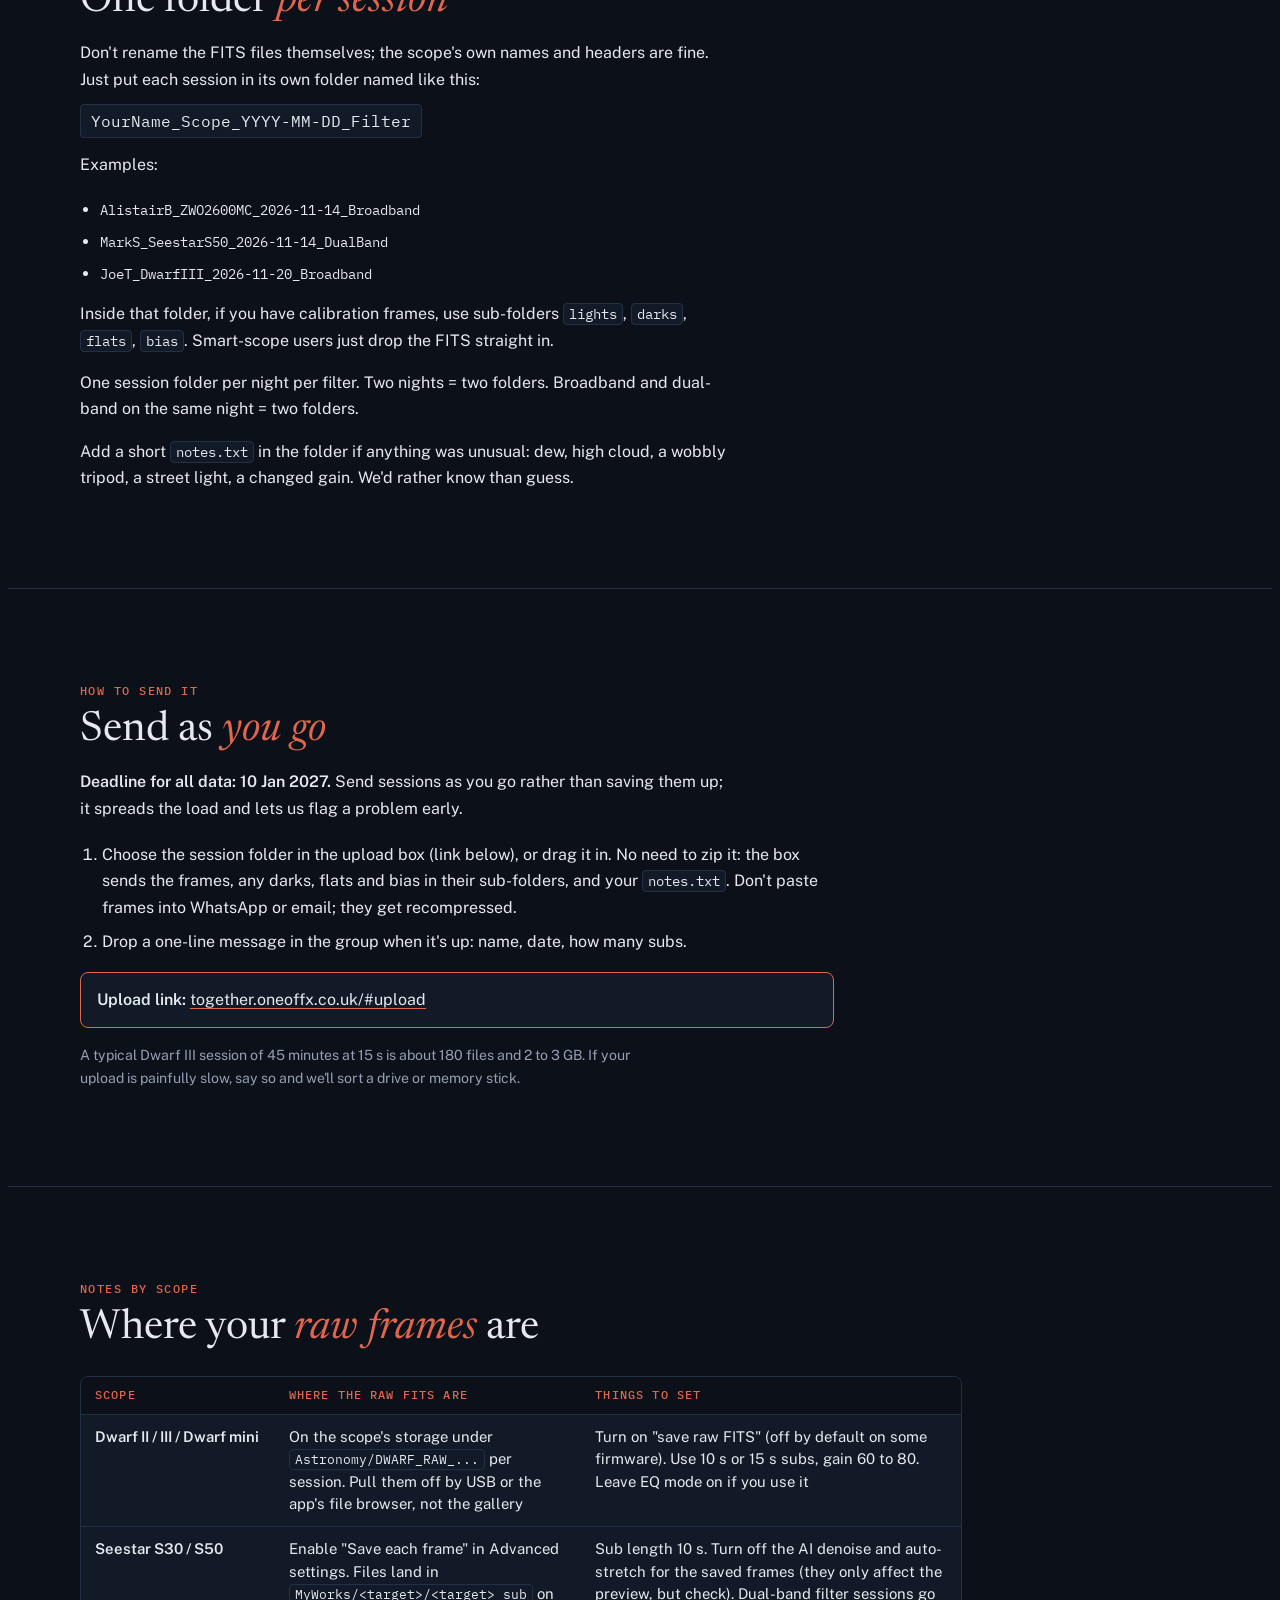
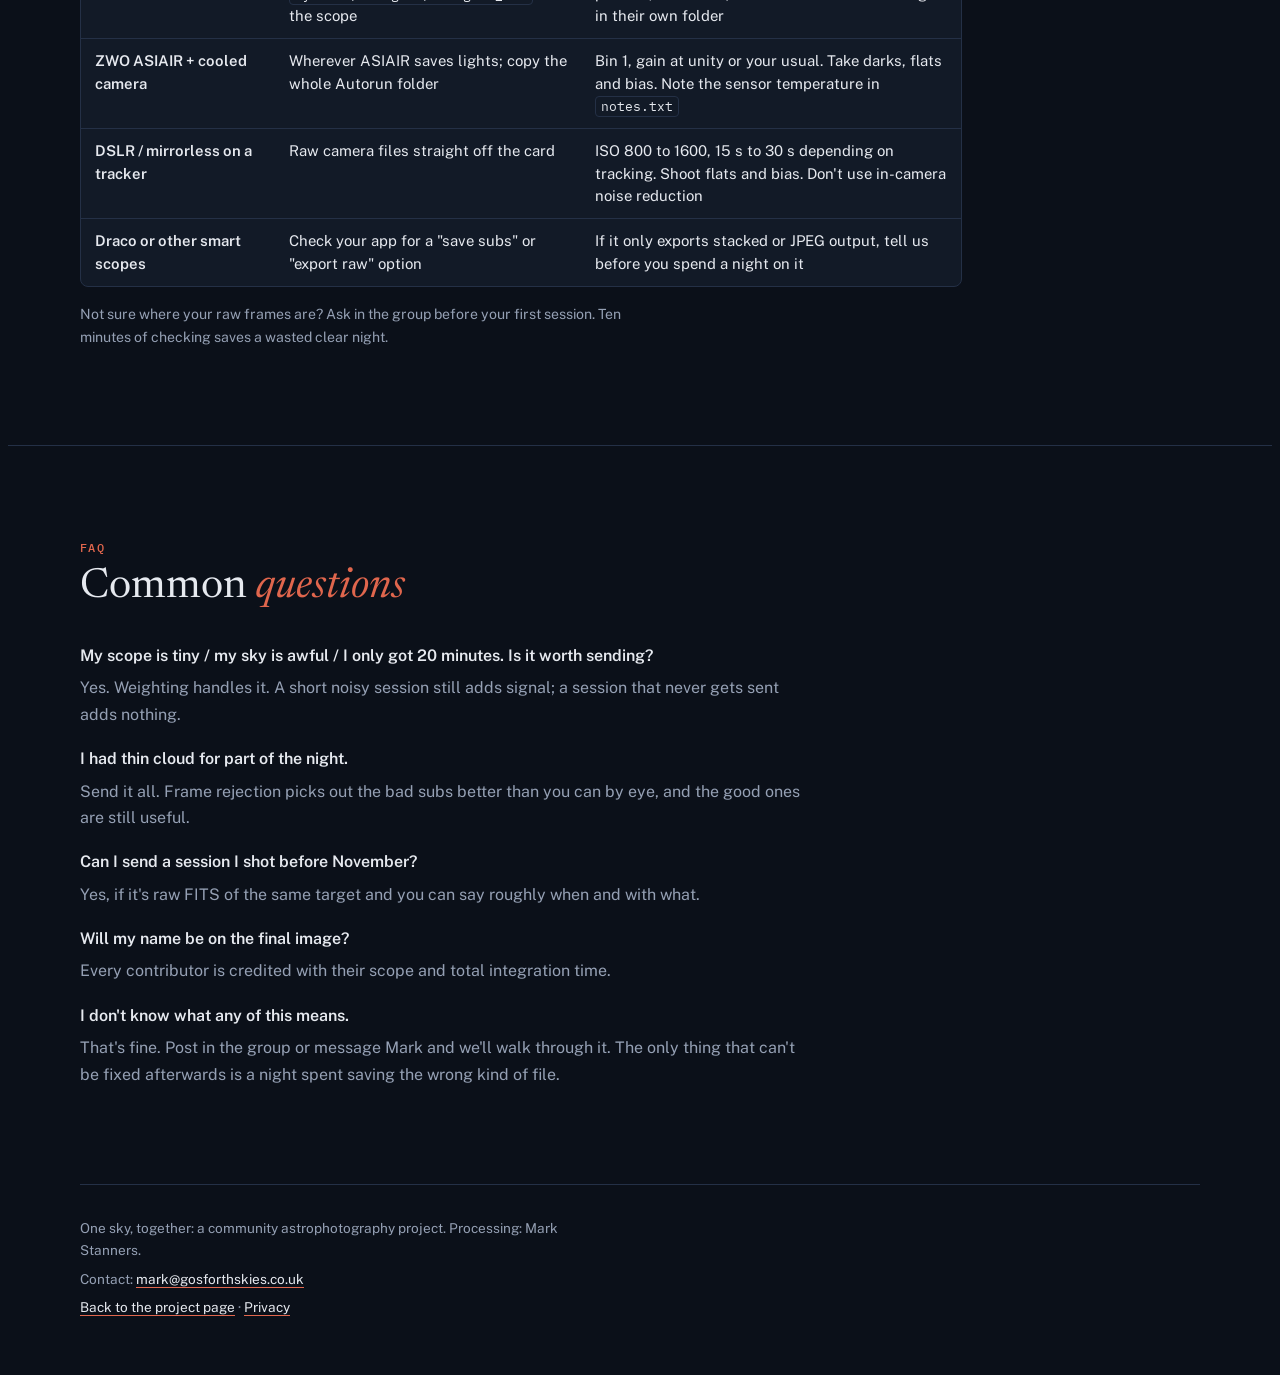
<file: spec.html>
<!doctype html>
<html lang="en-GB">
<head>
<meta charset="utf-8">
<meta name="viewport" content="width=device-width, initial-scale=1">
<meta name="robots" content="noindex">
<title>Submission spec · One sky, together</title>
<meta name="description" content="What to shoot and send for the Orion project: target, settings, files, folder names and how to upload.">
<link rel="stylesheet" href="fonts/fonts.css">
<style>
/* Layout: one long night-sky scroll; each picture is a before/after slider, captions read like an observing log. */
:root {
  --sky:      #0b1019;   /* page ground: dark sky at the zenith */
  --deep:     #121a27;   /* raised panels */
  --rule:     #243046;
  --ink:      #e6e9ef;   /* main text */
  --dim:      #95a0b4;   /* secondary text */
  --ha:       #e0664d;   /* hydrogen-alpha, 656.3 nm: the accent */
  --oiii:     #5fb7b0;   /* oxygen-III, 500.7 nm: used sparingly */
  --font-display: "Newsreader", "Iowan Old Style", Georgia, serif;
  --font-body:    "Public Sans", system-ui, -apple-system, "Segoe UI", sans-serif;
  --font-data:    "IBM Plex Mono", ui-monospace, "Cascadia Mono", Consolas, monospace;
  color-scheme: dark;
}
/* Always dark (31 Oct 2026, matching the 28 Oct decision for the Gosforth pages): the light-mode override was removed here too. */

body { background: var(--sky); color: var(--ink); font: 400 1rem/1.65 var(--font-body); }
.wrap { max-width: 1120px; margin: 0 auto; padding-left: max(16px, env(safe-area-inset-left, 0px)); padding-right: max(16px, env(safe-area-inset-right, 0px)); }
section { padding-block: clamp(48px, 8vw, 96px); border-top: 1px solid var(--rule); }
h1, h2, h3 { font-family: var(--font-display); font-weight: 400; text-wrap: balance; line-height: 1.12; margin: 0; }
h1 { font-size: clamp(2.3rem, 5.5vw, 4rem); letter-spacing: -0.01em; }
h1 em, h2 em { font-style: italic; color: var(--ha); }
h2 { font-size: clamp(1.8rem, 3.6vw, 2.6rem); }
h3 { font-size: 1.45rem; }
p { margin: 0; max-width: 65ch; }
.eyebrow { font: 500 0.75rem/1 var(--font-data); letter-spacing: 0.12em; text-transform: uppercase; color: var(--ha); }
.lede { font-size: 1.15rem; color: var(--dim); }
a { color: var(--ink); text-decoration-color: var(--ha); text-underline-offset: 3px; }
a:focus-visible, input:focus-visible, button:focus-visible { outline: 2px solid var(--oiii); outline-offset: 3px; }

/* header */
.top { padding-block: 20px; display: flex; justify-content: space-between; align-items: baseline; gap: 16px; flex-wrap: wrap; }
.brand { font: 500 1.25rem/1 var(--font-display); letter-spacing: 0.01em; }
.brand span { color: var(--ha); }
.nav { display: flex; gap: 20px; flex-wrap: wrap; font-size: 0.9rem; }
.nav a { color: var(--dim); text-decoration: none; }
.nav a:hover { color: var(--ink); }

/* hero */
.hero { display: grid; grid-template-columns: minmax(0, 5fr) minmax(0, 7fr); gap: clamp(24px, 4vw, 56px); align-items: center; padding-block: clamp(24px, 5vw, 64px) clamp(48px, 7vw, 88px); }
.hero > div:first-child { display: grid; gap: 20px; min-width: 0; }
.cta { display: inline-block; justify-self: start; padding: 12px 22px; border-radius: 999px; background: var(--ha); color: #fff; text-decoration: none; font-weight: 600; font-size: 0.95rem; }
@media (max-width: 820px) { .hero { grid-template-columns: minmax(0, 1fr); } }

/* before / after slider */
.ba { position: relative; overflow: hidden; border-radius: 6px; background: #000; max-width: 100%; touch-action: pan-y; user-select: none; }
.ba img { display: block; width: 100%; height: auto; }
.ba .after { position: absolute; inset: 0; clip-path: inset(0 0 0 var(--pos, 50%)); }
.ba .after img { width: 100%; height: 100%; object-fit: cover; }
.ba .handle { position: absolute; top: 0; bottom: 0; left: var(--pos, 50%); width: 2px; margin-left: -1px; background: rgba(255,255,255,0.85); pointer-events: none; }
.ba .handle::after { content: "\2194"; position: absolute; top: 50%; left: 50%; transform: translate(-50%, -50%); width: 40px; height: 40px; border-radius: 50%; background: rgba(11,16,25,0.75); border: 1px solid rgba(255,255,255,0.7); color: #fff; display: grid; place-items: center; font-size: 1.1rem; }
.ba input { position: absolute; inset: 0; width: 100%; height: 100%; margin: 0; opacity: 0; cursor: ew-resize; }
.ba .tag { position: absolute; top: 10px; padding: 3px 9px; border-radius: 4px; background: rgba(11,16,25,0.72); color: #e6e9ef; font: 500 0.7rem/1.4 var(--font-data); letter-spacing: 0.08em; text-transform: uppercase; pointer-events: none; }
.ba .tag.l { left: 10px; } .ba .tag.r { right: 10px; }

/* gallery */
.pairs { display: grid; gap: clamp(48px, 7vw, 80px); margin-top: 40px; }
.pair { display: grid; grid-template-columns: minmax(0, 7fr) minmax(0, 4fr); gap: clamp(20px, 3vw, 40px); align-items: start; }
.pair.flip { grid-template-columns: minmax(0, 4fr) minmax(0, 7fr); }
.pair.flip .ba, .pair.flip figure { order: 2; }
.pair .text { display: grid; gap: 14px; min-width: 0; }
@media (max-width: 820px) { .pair, .pair.flip { grid-template-columns: minmax(0, 1fr); } .pair.flip .ba, .pair.flip figure { order: 0; } }
.log { display: grid; grid-template-columns: max-content minmax(0, 1fr); gap: 4px 14px; margin: 4px 0 0; font: 400 0.82rem/1.5 var(--font-data); color: var(--dim); font-variant-numeric: tabular-nums; }
.log dt { color: var(--ink); opacity: 0.8; }
.log dd { margin: 0; }
.credit { font: 400 0.78rem/1.4 var(--font-data); color: var(--oiii); }
.more { margin-top: clamp(36px, 5vw, 56px); font-weight: 600; }
.more a::after { content: " \2192"; color: var(--ha); }
/* customer work page (customers.html, built by tools/build_clients.py) */
a.brand { color: var(--ink); text-decoration: none; }
.nav a[aria-current="page"] { color: var(--ink); }
.quote { margin: 4px 0 0; padding-left: 14px; border-left: 2px solid var(--ha); display: grid; gap: 4px; }
.quote p { font: italic 400 1.05rem/1.5 var(--font-display); }
.quote cite { font: 400 0.78rem/1.4 var(--font-data); color: var(--dim); font-style: normal; }
.quote cite::before { content: "\2014\00a0"; }

.grid3 { display: grid; grid-template-columns: repeat(3, minmax(0, 1fr)); gap: 20px; margin-top: 36px; }
@media (max-width: 820px) { .grid3 { grid-template-columns: minmax(0, 1fr); } }
figure { margin: 0; display: grid; gap: 10px; min-width: 0; }
figure img { width: 100%; height: auto; border-radius: 6px; display: block; }
figcaption { display: grid; gap: 3px; font-size: 0.92rem; }
figcaption b { font-weight: 600; }
figcaption span { color: var(--dim); font-size: 0.85rem; }

/* prints: cards generated from data/print_sizes.csv by tools/build_prints.py; every picture sits in the same 3:2 frame */
.prints { display: grid; grid-template-columns: repeat(3, minmax(0, 1fr)); gap: 32px 24px; margin-top: 24px; align-items: start; }
@media (max-width: 900px) { .prints { grid-template-columns: repeat(2, minmax(0, 1fr)); } }
@media (max-width: 560px) { .prints { grid-template-columns: minmax(0, 1fr); } }
.print img, .print .noimg { width: 100%; aspect-ratio: 3 / 2; object-fit: contain; background: #05080d; border-radius: 6px; }
.print .noimg { display: grid; place-items: center; color: var(--dim); font: 400 0.8rem var(--font-data); border: 1px dashed var(--rule); background: var(--deep); }
.sizes { font: 500 0.78rem/1.4 var(--font-data) !important; letter-spacing: 0.06em; color: var(--ha) !important; }
.onreq { font: 400 0.75rem/1.4 var(--font-data) !important; color: var(--dim) !important; }
/* colour-version buttons under a print that comes in two palettes */
.vers { display: flex; gap: 6px; flex-wrap: wrap; margin-top: -2px; }
.vers button { font: 500 0.72rem/1 var(--font-data); letter-spacing: 0.04em; padding: 7px 11px; border-radius: 999px; border: 1px solid var(--rule); background: var(--deep); color: var(--dim); cursor: pointer; }
.vers button[aria-pressed="true"] { border-color: var(--ha); color: var(--ink); }
.vers button:hover { color: var(--ink); }
.media { margin-top: 36px; display: grid; gap: 8px; max-width: 760px; }
.media .note { margin-top: 0; }

/* how it works: a real sequence */
.steps { display: grid; grid-template-columns: repeat(3, minmax(0, 1fr)); gap: 28px; margin-top: 36px; counter-reset: step; }
@media (max-width: 820px) { .steps { grid-template-columns: minmax(0, 1fr); } }
.step { display: grid; gap: 10px; align-content: start; min-width: 0; }
.step::before { counter-increment: step; content: counter(step); font: 400 2.6rem/1 var(--font-display); color: var(--ha); }
.step p { color: var(--dim); }
/* send your frames: the upload box (talks to the gosforth-upload Worker at upload.gosforthskies.co.uk) */
.send { margin-top: 40px; background: var(--deep); border: 1px solid var(--ha); border-radius: 8px; padding: clamp(18px, 3vw, 28px); display: grid; gap: 16px; max-width: 760px; }
.send .fields { display: grid; grid-template-columns: repeat(2, minmax(0, 1fr)); gap: 12px 16px; }
@media (max-width: 560px) { .send .fields { grid-template-columns: minmax(0, 1fr); } }
.send label { display: grid; gap: 4px; font-size: 0.85rem; color: var(--dim); min-width: 0; }
.send input[type=text], .send input[type=email] { font: inherit; color: var(--ink); background: var(--sky); border: 1px solid var(--rule); border-radius: 6px; padding: 9px 11px; min-width: 0; }
.drop { border: 1px dashed var(--rule); border-radius: 8px; padding: 22px 16px; text-align: center; color: var(--dim); cursor: pointer; display: grid; gap: 6px; }
.drop.over { border-color: var(--oiii); color: var(--ink); }
.drop b { color: var(--ink); font-weight: 600; }
.send button { justify-self: start; padding: 12px 22px; border: 0; border-radius: 999px; background: var(--ha); color: #fff; font: 600 0.95rem var(--font-body); cursor: pointer; }
.send button:disabled { opacity: 0.5; cursor: default; }
.bar { height: 8px; border-radius: 4px; background: var(--sky); border: 1px solid var(--rule); overflow: hidden; }
.bar i { display: block; height: 100%; width: 0; background: var(--oiii); transition: width 0.3s; }
.sendmsg { font: 400 0.85rem/1.5 var(--font-data); color: var(--dim); }
.sendmsg.err { color: var(--ha); }
.send .trap { position: absolute; left: -9999px; width: 1px; height: 1px; overflow: hidden; }   /* honeypot: people never see it */
code { font: 400 0.88em var(--font-data); background: var(--deep); border: 1px solid var(--rule); border-radius: 4px; padding: 1px 5px; overflow-wrap: anywhere; }

footer { border-top: 1px solid var(--rule); padding-block: 32px 48px; color: var(--dim); font-size: 0.85rem; display: grid; gap: 6px; }
@media (prefers-reduced-motion: reduce) { html { scroll-behavior: auto; } }
html { scroll-behavior: smooth; }

.tally { display: grid; grid-template-columns: repeat(3, minmax(0, 1fr)); gap: 12px; margin-top: 28px; max-width: 640px; }
.tally div { background: var(--deep); border: 1px solid var(--rule); border-radius: 8px; padding: 14px 16px; display: grid; gap: 2px; }
.tally b { font: 400 1.9rem/1 var(--font-display); color: var(--ha); font-variant-numeric: tabular-nums; }
.tally span { font: 400 0.78rem var(--font-data); color: var(--dim); letter-spacing: 0.04em; }
@media (max-width: 480px) { .tally { gap: 8px; } .tally div { padding: 10px; } .tally b { font-size: 1.35rem; white-space: nowrap; } .tally span { font-size: 0.68rem; } }
ul.plain { margin: 20px 0 0; padding-left: 20px; display: grid; gap: 8px; max-width: 720px; color: var(--ink); }
.note { margin-top: 18px; font-size: 0.88rem; color: var(--dim); }

/* submission spec page (spec.html, built from spec_body.html) */
.doc > * + * { margin-top: 16px; }
.doc > h2 { margin-top: 10px; }
.doc > h3 { margin-top: 32px; }
.mono { font-family: var(--font-data); font-size: 0.9em; }
.tbl { margin-top: 24px; overflow-x: auto; max-width: 880px; border: 1px solid var(--rule); border-radius: 8px; background: var(--deep); }
.tbl table { width: 100%; border-collapse: collapse; font-size: 0.93rem; line-height: 1.5; }
.tbl th, .tbl td { text-align: left; vertical-align: top; padding: 11px 14px; border-top: 1px solid var(--rule); }
.tbl thead th { border-top: 0; font: 500 0.72rem/1.3 var(--font-data); letter-spacing: 0.1em; text-transform: uppercase; color: var(--ha); background: var(--sky); }
.tbl tbody th { font-weight: 600; white-space: nowrap; color: var(--ink); }
.tbl td { color: var(--ink); }
.tbl table.split td { width: 50%; }
.tbl table.split td + td { color: var(--dim); }
.tbl table.wide { min-width: 640px; }
.tbl table.wide tbody th { white-space: normal; width: 22%; }
@media (max-width: 560px) { .tbl tbody th { white-space: normal; } .tbl th, .tbl td { padding: 9px 10px; } }
ol.plain { margin: 20px 0 0; padding-left: 22px; display: grid; gap: 8px; max-width: 720px; }
.pattern code { font-size: 1rem; padding: 6px 10px; }
.uplink { padding: 14px 16px; border: 1px solid var(--ha); border-radius: 8px; background: var(--deep); max-width: 720px; }
.faq { margin: 20px 0 0; display: grid; gap: 6px; max-width: 720px; }
.faq dt { font-weight: 600; margin-top: 12px; }
.faq dd { margin: 0; color: var(--dim); }
/* "read the spec first" link above the upload box */
.specfirst { display: flex; align-items: center; gap: 12px; flex-wrap: wrap; margin-top: 28px; max-width: 760px; padding: 16px 18px; border-radius: 8px; background: var(--deep); border: 1px solid var(--oiii); }
.specfirst a { font-weight: 600; font-size: 1.05rem; }
.specfirst a::after { content: " \2192"; color: var(--ha); }
.specfirst span { color: var(--dim); font-size: 0.9rem; }
</style>
</head>
<body>
<div class="wrap">
  <header class="top">
    <a class="brand" href="./">One sky, <span>together</span></a>
    <nav class="nav" aria-label="Sections">
      <a href="#target">Target</a><a href="#capture">Capture</a><a href="#send">What to send</a><a href="#folders">Folders</a><a href="#how">How to send</a><a href="#scopes">By scope</a><a href="#faq">FAQ</a><a href="./#upload">Upload</a>
    </nav>
  </header>
</div>

<section id="top" style="border-top:0; padding-top:clamp(24px, 5vw, 56px)">
  <div class="wrap doc">
    <p class="eyebrow">Orion project · 28 Oct 2026 · Mark Stanners</p>
    <h1>Data submission <em>spec</em></h1>
    <p class="lede" style="margin-top:14px">The Orion project pools data from many small scopes into one deep image. Every contributor sends raw frames; one person stacks and processes the lot. The more hours of usable data we collect, the deeper the final image.</p>
    <p>This sheet says exactly what to send so your frames can go straight into the stack. Frames that don't follow it may have to be left out, not because the data is bad but because it can't be registered or calibrated against everyone else's.</p>
    <div class="tally" aria-label="Key dates">
      <div><b>M42</b><span>the target</span></div>
      <div><b>Nov–Jan</b><span>collection runs</span></div>
      <div><b>10 Jan</b><span>deadline, 2027</span></div>
    </div>
    <p class="note">Collection runs from early November 2026 to early January 2027.</p>
  </div>
</section>

<section id="target">
  <div class="wrap doc">
    <p class="eyebrow">Target and framing</p>
    <h2>M42, the <em>Orion Nebula</em></h2>
    <p>Centre on the Trapezium (<span class="mono">RA 05h 35m 17s, Dec −05° 23′ 28″, J2000</span>). Keep the Running Man (NGC 1977) in the field if your scope can; it will be in most Dwarf and Seestar frames anyway.</p>
    <ul class="plain">
      <li>Centring matters more than rotation. The stack is registered on stars, so any orientation works, but a frame centred a degree off loses most of its overlap.</li>
      <li>Don't crop, mosaic or pan. One fixed field per session.</li>
      <li>Don't rotate the field mid-session to "tidy" the framing. Leave it where the goto puts it.</li>
      <li>If your app offers a framing or mosaic mode, turn it off.</li>
    </ul>
  </div>
</section>

<section id="capture">
  <div class="wrap doc">
    <p class="eyebrow">What to capture</p>
    <h2>Short subs, <em>lots of them</em></h2>
    <p>M42's core saturates fast; we recover the Trapezium from the short frames and the faint outer nebula from the sheer number of subs.</p>
    <div class="tbl"><table>
      <thead><tr><th scope="col">Setting</th><th scope="col">What to use</th></tr></thead>
      <tbody>
        <tr><th scope="row">Sub length</th><td>10 s to 30 s (smart scopes: whatever your app offers in that range)</td></tr>
        <tr><th scope="row">Filter</th><td>Broadband (no filter, UV/IR cut) for most sessions. If you have a dual-band filter, run it as a separate session and keep the files apart</td></tr>
        <tr><th scope="row">Gain / ISO</th><td>Your scope's default or unity gain. Don't change it between sessions</td></tr>
        <tr><th scope="row">Binning</th><td>1×1</td></tr>
        <tr><th scope="row">Minimum per session</th><td>30 minutes of kept subs. Shorter sessions are fine but tell us</td></tr>
        <tr><th scope="row">Session count</th><td>As many clear nights as you can manage. Ten sessions of 45 minutes beats one of 4 hours</td></tr>
        <tr><th scope="row">Moon</th><td>Avoid the three nights either side of full Moon for broadband. Dual-band is fine any time</td></tr>
      </tbody>
    </table></div>
    <h3>Calibration frames</h3>
    <p>If your scope lets you take them:</p>
    <ul class="plain">
      <li><b>Darks:</b> 20 or more, same sub length, gain and sensor temperature as your lights, taken the same night or in the same week.</li>
      <li><b>Flats:</b> 20 or more, taken without moving the scope or changing focus. T-shirt or dawn-sky flats both work.</li>
      <li><b>Bias:</b> 50 or more, only if you aren't sending dark-flats.</li>
    </ul>
    <p class="note">Dwarf and Seestar users: your scope calibrates internally. Skip this bit.</p>
  </div>
</section>

<section id="send">
  <div class="wrap doc">
    <p class="eyebrow">What to send</p>
    <h2>Raw frames, <em>every one</em></h2>
    <p>Send the raw sub-exposures as FITS, every one your scope kept. That is the only format that goes straight into the stack.</p>
    <div class="tbl"><table class="split">
      <thead><tr><th scope="col">Send</th><th scope="col">Don't send</th></tr></thead>
      <tbody>
        <tr><td>Raw light frames, FITS (<code>.fits</code> / <code>.fit</code>)</td><td>JPEGs or PNGs of any kind</td></tr>
        <tr><td>Calibration frames, FITS, if you took them</td><td>Your scope's live-stacked image (the pretty one the app shows you)</td></tr>
        <tr><td>Raw DSLR files (<code>.CR2</code>, <code>.CR3</code>, <code>.NEF</code>, <code>.ARW</code>) if you shoot a camera</td><td>Stacked or processed TIFFs</td></tr>
        <tr><td></td><td>Frames you've already cropped, debayered or stretched</td></tr>
        <tr><td></td><td>Screenshots</td></tr>
      </tbody>
    </table></div>
    <p>Why: a stacked image has already been aligned, averaged and usually stretched. It can't be weighted against other people's data and it throws away the per-frame information we need to reject satellites, clouds and bad tracking.</p>
    <p>If you also want to share your own processed image, lovely, but send it separately and label it as such.</p>
  </div>
</section>

<section id="folders">
  <div class="wrap doc">
    <p class="eyebrow">Folders and naming</p>
    <h2>One folder <em>per session</em></h2>
    <p>Don't rename the FITS files themselves; the scope's own names and headers are fine. Just put each session in its own folder named like this:</p>
    <p class="pattern"><code>YourName_Scope_YYYY-MM-DD_Filter</code></p>
    <p>Examples:</p>
    <ul class="plain mono">
      <li>AlistairB_ZWO2600MC_2026-11-14_Broadband</li>
      <li>MarkS_SeestarS50_2026-11-14_DualBand</li>
      <li>JoeT_DwarfIII_2026-11-20_Broadband</li>
    </ul>
    <p>Inside that folder, if you have calibration frames, use sub-folders <code>lights</code>, <code>darks</code>, <code>flats</code>, <code>bias</code>. Smart-scope users just drop the FITS straight in.</p>
    <p>One session folder per night per filter. Two nights = two folders. Broadband and dual-band on the same night = two folders.</p>
    <p>Add a short <code>notes.txt</code> in the folder if anything was unusual: dew, high cloud, a wobbly tripod, a street light, a changed gain. We'd rather know than guess.</p>
  </div>
</section>

<section id="how">
  <div class="wrap doc">
    <p class="eyebrow">How to send it</p>
    <h2>Send as <em>you go</em></h2>
    <p><b>Deadline for all data: 10 Jan 2027.</b> Send sessions as you go rather than saving them up; it spreads the load and lets us flag a problem early.</p>
    <ol class="plain">
      <li>Choose the session folder in the upload box (link below), or drag it in. No need to zip it: the box sends the frames, any darks, flats and bias in their sub-folders, and your <code>notes.txt</code>. Don't paste frames into WhatsApp or email; they get recompressed.</li>
      <li>Drop a one-line message in the group when it's up: name, date, how many subs.</li>
    </ol>
    <p class="uplink"><b>Upload link:</b> <a href="./#upload">together.oneoffx.co.uk/#upload</a></p>
    <p class="note">A typical Dwarf III session of 45 minutes at 15 s is about 180 files and 2 to 3 GB. If your upload is painfully slow, say so and we'll sort a drive or memory stick.</p>
  </div>
</section>

<section id="scopes">
  <div class="wrap doc">
    <p class="eyebrow">Notes by scope</p>
    <h2>Where your <em>raw frames</em> are</h2>
    <div class="tbl"><table class="wide">
      <thead><tr><th scope="col">Scope</th><th scope="col">Where the raw FITS are</th><th scope="col">Things to set</th></tr></thead>
      <tbody>
        <tr><th scope="row">Dwarf II / III / Dwarf mini</th><td>On the scope's storage under <code>Astronomy/DWARF_RAW_...</code> per session. Pull them off by USB or the app's file browser, not the gallery</td><td>Turn on "save raw FITS" (off by default on some firmware). Use 10 s or 15 s subs, gain 60 to 80. Leave EQ mode on if you use it</td></tr>
        <tr><th scope="row">Seestar S30 / S50</th><td>Enable "Save each frame" in Advanced settings. Files land in <code>MyWorks/&lt;target&gt;/&lt;target&gt;_sub</code> on the scope</td><td>Sub length 10 s. Turn off the AI denoise and auto-stretch for the saved frames (they only affect the preview, but check). Dual-band filter sessions go in their own folder</td></tr>
        <tr><th scope="row">ZWO ASIAIR + cooled camera</th><td>Wherever ASIAIR saves lights; copy the whole Autorun folder</td><td>Bin 1, gain at unity or your usual. Take darks, flats and bias. Note the sensor temperature in <code>notes.txt</code></td></tr>
        <tr><th scope="row">DSLR / mirrorless on a tracker</th><td>Raw camera files straight off the card</td><td>ISO 800 to 1600, 15 s to 30 s depending on tracking. Shoot flats and bias. Don't use in-camera noise reduction</td></tr>
        <tr><th scope="row">Draco or other smart scopes</th><td>Check your app for a "save subs" or "export raw" option</td><td>If it only exports stacked or JPEG output, tell us before you spend a night on it</td></tr>
      </tbody>
    </table></div>
    <p class="note">Not sure where your raw frames are? Ask in the group before your first session. Ten minutes of checking saves a wasted clear night.</p>
  </div>
</section>

<section id="faq">
  <div class="wrap doc">
    <p class="eyebrow">FAQ</p>
    <h2>Common <em>questions</em></h2>
    <dl class="faq">
      <dt>My scope is tiny / my sky is awful / I only got 20 minutes. Is it worth sending?</dt>
      <dd>Yes. Weighting handles it. A short noisy session still adds signal; a session that never gets sent adds nothing.</dd>
      <dt>I had thin cloud for part of the night.</dt>
      <dd>Send it all. Frame rejection picks out the bad subs better than you can by eye, and the good ones are still useful.</dd>
      <dt>Can I send a session I shot before November?</dt>
      <dd>Yes, if it's raw FITS of the same target and you can say roughly when and with what.</dd>
      <dt>Will my name be on the final image?</dt>
      <dd>Every contributor is credited with their scope and total integration time.</dd>
      <dt>I don't know what any of this means.</dt>
      <dd>That's fine. Post in the group or message Mark and we'll walk through it. The only thing that can't be fixed afterwards is a night spent saving the wrong kind of file.</dd>
    </dl>
  </div>
</section>

<div class="wrap">
  <footer>
    <p>One sky, together: a community astrophotography project. Processing: Mark Stanners.</p>
    <p>Contact: <a href="mailto:mark@gosforthskies.co.uk">mark@gosforthskies.co.uk</a></p>
    <p><a href="./">Back to the project page</a> · <a href="./#privacy">Privacy</a></p>
  </footer>
</div>


</body>
</html>
</file>
<file: fonts/fonts.css>
/* self-hosted copies of the Google Fonts (tools/fetch_fonts.py) */
@font-face {
  font-family: 'IBM Plex Mono';
  font-style: normal;
  font-weight: 400;
  font-display: swap;
  src: url(IBMPlexMono-normal-400.woff2) format('woff2');
  unicode-range: U+0000-00FF, U+0131, U+0152-0153, U+02BB-02BC, U+02C6, U+02DA, U+02DC, U+0304, U+0308, U+0329, U+2000-206F, U+20AC, U+2122, U+2191, U+2193, U+2212, U+2215, U+FEFF, U+FFFD;
}
@font-face {
  font-family: 'IBM Plex Mono';
  font-style: normal;
  font-weight: 500;
  font-display: swap;
  src: url(IBMPlexMono-normal-500.woff2) format('woff2');
  unicode-range: U+0000-00FF, U+0131, U+0152-0153, U+02BB-02BC, U+02C6, U+02DA, U+02DC, U+0304, U+0308, U+0329, U+2000-206F, U+20AC, U+2122, U+2191, U+2193, U+2212, U+2215, U+FEFF, U+FFFD;
}
@font-face {
  font-family: 'Newsreader';
  font-style: italic;
  font-weight: 400;
  font-display: swap;
  src: url(Newsreader-italic-400.woff2) format('woff2');
  unicode-range: U+0000-00FF, U+0131, U+0152-0153, U+02BB-02BC, U+02C6, U+02DA, U+02DC, U+0304, U+0308, U+0329, U+2000-206F, U+20AC, U+2122, U+2191, U+2193, U+2212, U+2215, U+FEFF, U+FFFD;
}
@font-face {
  font-family: 'Newsreader';
  font-style: normal;
  font-weight: 400;
  font-display: swap;
  src: url(Newsreader-normal-400.woff2) format('woff2');
  unicode-range: U+0000-00FF, U+0131, U+0152-0153, U+02BB-02BC, U+02C6, U+02DA, U+02DC, U+0304, U+0308, U+0329, U+2000-206F, U+20AC, U+2122, U+2191, U+2193, U+2212, U+2215, U+FEFF, U+FFFD;
}
@font-face {
  font-family: 'Newsreader';
  font-style: normal;
  font-weight: 500;
  font-display: swap;
  src: url(Newsreader-normal-500.woff2) format('woff2');
  unicode-range: U+0000-00FF, U+0131, U+0152-0153, U+02BB-02BC, U+02C6, U+02DA, U+02DC, U+0304, U+0308, U+0329, U+2000-206F, U+20AC, U+2122, U+2191, U+2193, U+2212, U+2215, U+FEFF, U+FFFD;
}
@font-face {
  font-family: 'Public Sans';
  font-style: normal;
  font-weight: 400;
  font-display: swap;
  src: url(PublicSans-normal-400.woff2) format('woff2');
  unicode-range: U+0000-00FF, U+0131, U+0152-0153, U+02BB-02BC, U+02C6, U+02DA, U+02DC, U+0304, U+0308, U+0329, U+2000-206F, U+20AC, U+2122, U+2191, U+2193, U+2212, U+2215, U+FEFF, U+FFFD;
}
@font-face {
  font-family: 'Public Sans';
  font-style: normal;
  font-weight: 500;
  font-display: swap;
  src: url(PublicSans-normal-500.woff2) format('woff2');
  unicode-range: U+0000-00FF, U+0131, U+0152-0153, U+02BB-02BC, U+02C6, U+02DA, U+02DC, U+0304, U+0308, U+0329, U+2000-206F, U+20AC, U+2122, U+2191, U+2193, U+2212, U+2215, U+FEFF, U+FFFD;
}
@font-face {
  font-family: 'Public Sans';
  font-style: normal;
  font-weight: 600;
  font-display: swap;
  src: url(PublicSans-normal-600.woff2) format('woff2');
  unicode-range: U+0000-00FF, U+0131, U+0152-0153, U+02BB-02BC, U+02C6, U+02DA, U+02DC, U+0304, U+0308, U+0329, U+2000-206F, U+20AC, U+2122, U+2191, U+2193, U+2212, U+2215, U+FEFF, U+FFFD;
}
</file>
